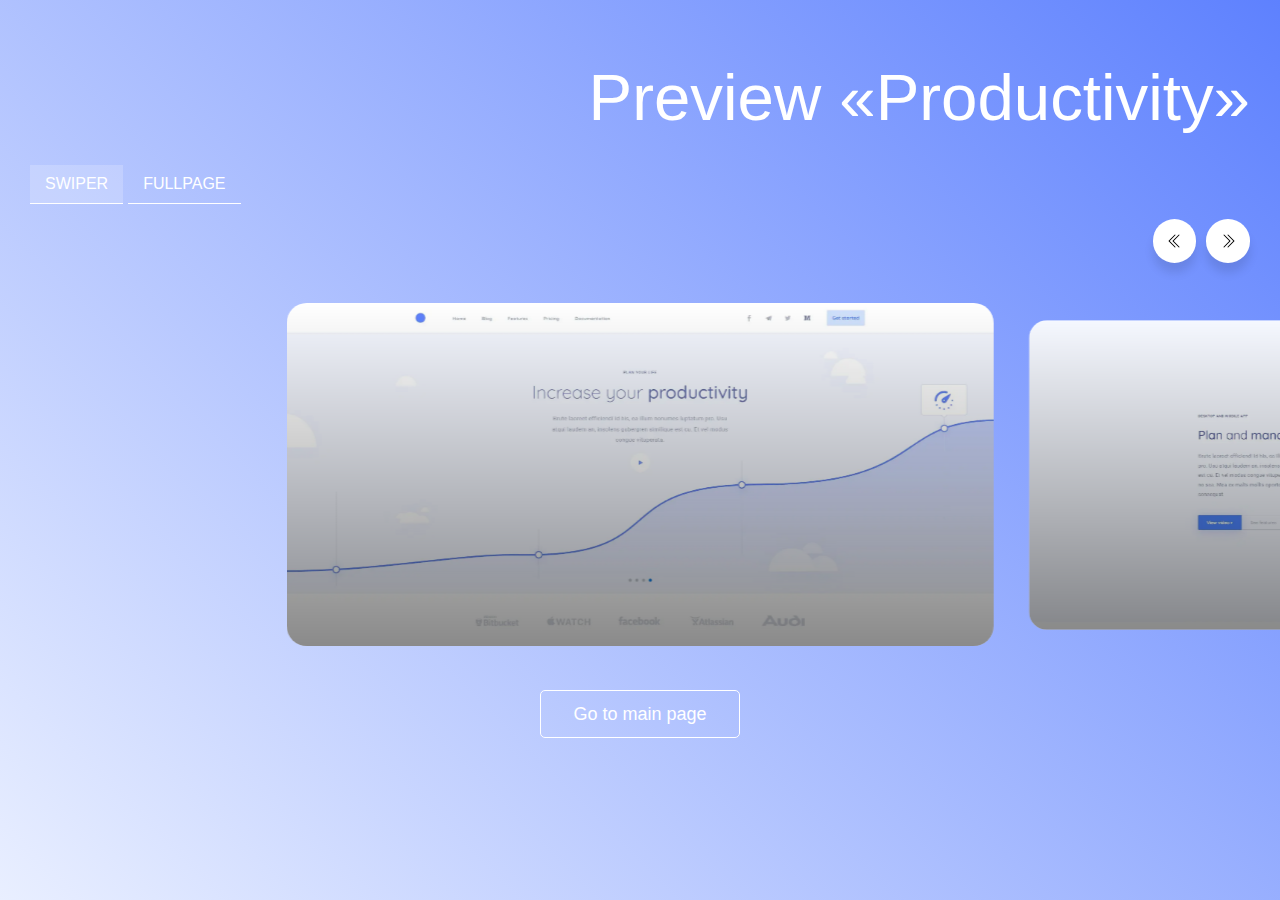
<file: index.html>
<!doctype html>
<html lang="en" class="page">

<head>
	<title>PreviewPage</title>
	<meta charset="UTF-8" />
	<meta name="format-detection" content="telephone=no" />
	<!-- <style>body{opacity: 0;}</style> -->
	<link rel="stylesheet" href="css/style.min.css?_v=20240213001618" />
	<link rel="shortcut icon" href="favicon.ico" />
	<!-- <meta name="robots" content="noindex, nofollow"> -->
	<meta name="viewport" content="width=device-width, initial-scale=1.0" />
</head>

<body class="body preview__page">
	<div class="wrapper">
		<main class="main">
			<section class="preview">
				<div class="preview__container">
					<h1 class="preview__title">
						Preview «Productivity»
					</h1>

					<div data-tabs class="preview-tabs tabs">
						<nav data-tabs-titles class="preview-tabs__navigation tabs__navigation">
							<button type="button" class="preview-tabs__title tabs__title _tab-active">
								Swiper
							</button>
							<button type="button" class="preview-tabs__title tabs__title">
								FullPage
							</button>
						</nav>

						<div data-tabs-body class="preview-tabs__content tabs__content">
							<div class="preview-tabs__body tabs__body">
								<div class="preview__inner">
									<div class="preview__buttons">
										<button class="preview__button preview__button-prev swiper-button-prev btn-reset">
											<span><svg viewBox="0 0 16 16" class="bi bi-chevron-double-left" fill="currentColor" height="16" width="16" xmlns="http://www.w3.org/2000/svg">
													<path d="M8.354 1.646a.5.5 0 0 1 0 .708L2.707 8l5.647 5.646a.5.5 0 0 1-.708.708l-6-6a.5.5 0 0 1 0-.708l6-6a.5.5 0 0 1 .708 0z" fill-rule="evenodd"></path>
													<path d="M12.354 1.646a.5.5 0 0 1 0 .708L6.707 8l5.647 5.646a.5.5 0 0 1-.708.708l-6-6a.5.5 0 0 1 0-.708l6-6a.5.5 0 0 1 .708 0z" fill-rule="evenodd"></path>
												</svg></span>
										</button>
										<button class="preview__button preview__button-next swiper-button-next btn-reset">
											<span><svg viewBox="0 0 16 16" class="bi bi-chevron-double-right" fill="currentColor" height="16" width="16" xmlns="http://www.w3.org/2000/svg">
													<path d="M3.646 1.646a.5.5 0 0 1 .708 0l6 6a.5.5 0 0 1 0 .708l-6 6a.5.5 0 0 1-.708-.708L9.293 8 3.646 2.354a.5.5 0 0 1 0-.708z" fill-rule="evenodd"></path>
													<path d="M7.646 1.646a.5.5 0 0 1 .708 0l6 6a.5.5 0 0 1 0 .708l-6 6a.5.5 0 0 1-.708-.708L13.293 8 7.646 2.354a.5.5 0 0 1 0-.708z" fill-rule="evenodd"></path>
												</svg></span>
										</button>
									</div>
									<div class="preview__slider swiper">
										<div class="preview__swiper swiper-wrapper">
											<a href="#" class="preview__slide swiper-slide" tabindex="-1">
												<div class="preview__image-ibg">
													<picture><source srcset="img/preview/1.webp" type="image/webp"><img src="img/preview/1.jpg" alt="Картинка" loading="lazy" /></picture>
												</div>
											</a>
											<a href="#" class="preview__slide swiper-slide" tabindex="-1">
												<div class="preview__image-ibg">
													<picture><source srcset="img/preview/2.webp" type="image/webp"><img src="img/preview/2.jpg" alt="Картинка" loading="lazy" /></picture>
												</div>
											</a>
											<a href="#" class="preview__slide swiper-slide" tabindex="-1">
												<div class="preview__image-ibg">
													<picture><source srcset="img/preview/3.webp" type="image/webp"><img src="img/preview/3.jpg" alt="Картинка" loading="lazy" /></picture>
												</div>
											</a>
											<a href="#" class="preview__slide swiper-slide" tabindex="-1">
												<div class="preview__image-ibg">
													<picture><source srcset="img/preview/4.webp" type="image/webp"><img src="img/preview/4.jpg" alt="Картинка" loading="lazy" /></picture>
												</div>
											</a>
											<a href="#" class="preview__slide swiper-slide" tabindex="-1">
												<div class="preview__image-ibg">
													<picture><source srcset="img/preview/5.webp" type="image/webp"><img src="img/preview/5.jpg" alt="Картинка" loading="lazy" /></picture>
												</div>
											</a>
											<a href="#" class="preview__slide swiper-slide" tabindex="-1">
												<div class="preview__image-ibg">
													<picture><source srcset="img/preview/6.webp" type="image/webp"><img src="img/preview/6.jpg" alt="Картинка" loading="lazy" /></picture>
												</div>
											</a>
										</div>
									</div>
								</div>
							</div>
							<div class="preview-tabs__body tabs__body">
								<div class="preview__image-wrapper">
									<picture><source srcset="img/preview/fullpage.webp" type="image/webp"><img src="img/preview/fullpage.png" alt="" /></picture>
								</div>
							</div>
						</div>
					</div>

					<a href="home.html" class="preview__link">
						Go to main page
					</a>
				</div>
			</section>
		</main>
	</div>
	<script src="js/app.min.js?_v=20240213001618"></script>

</body>

</html>
</file>
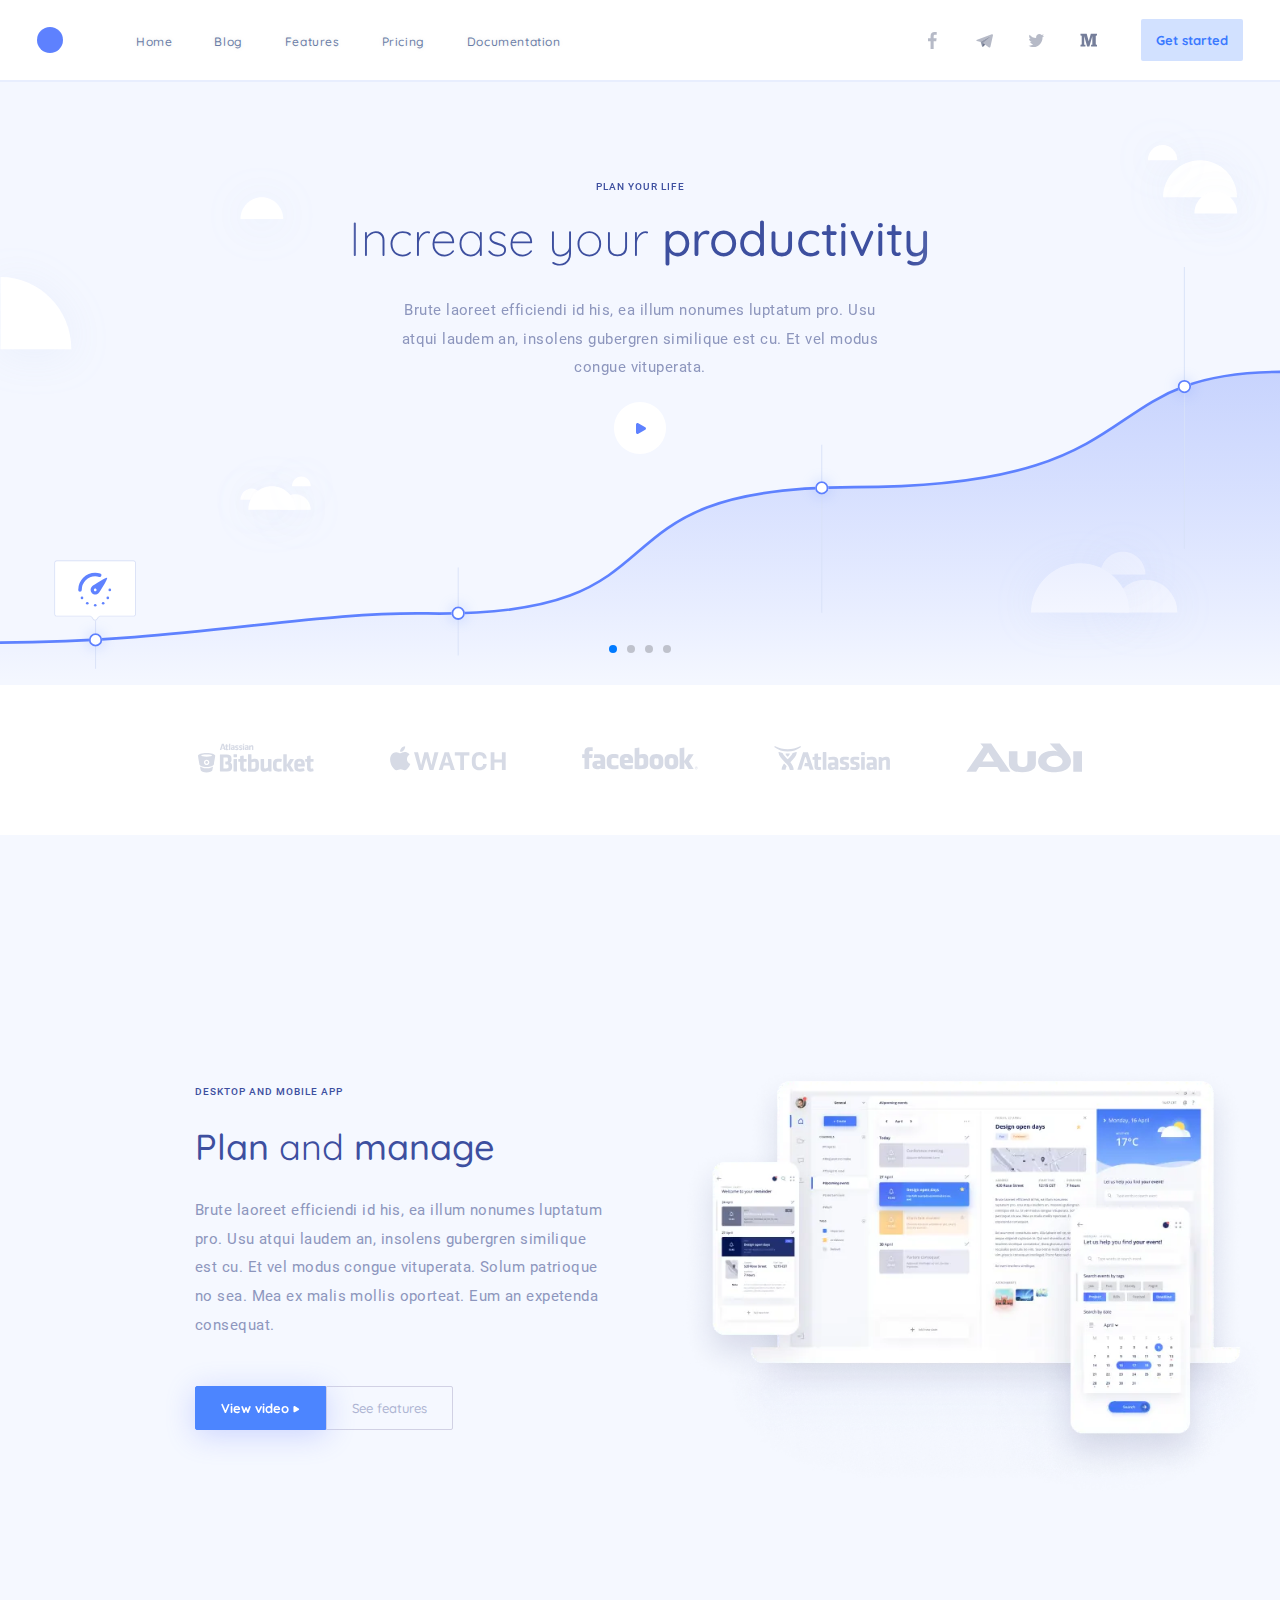
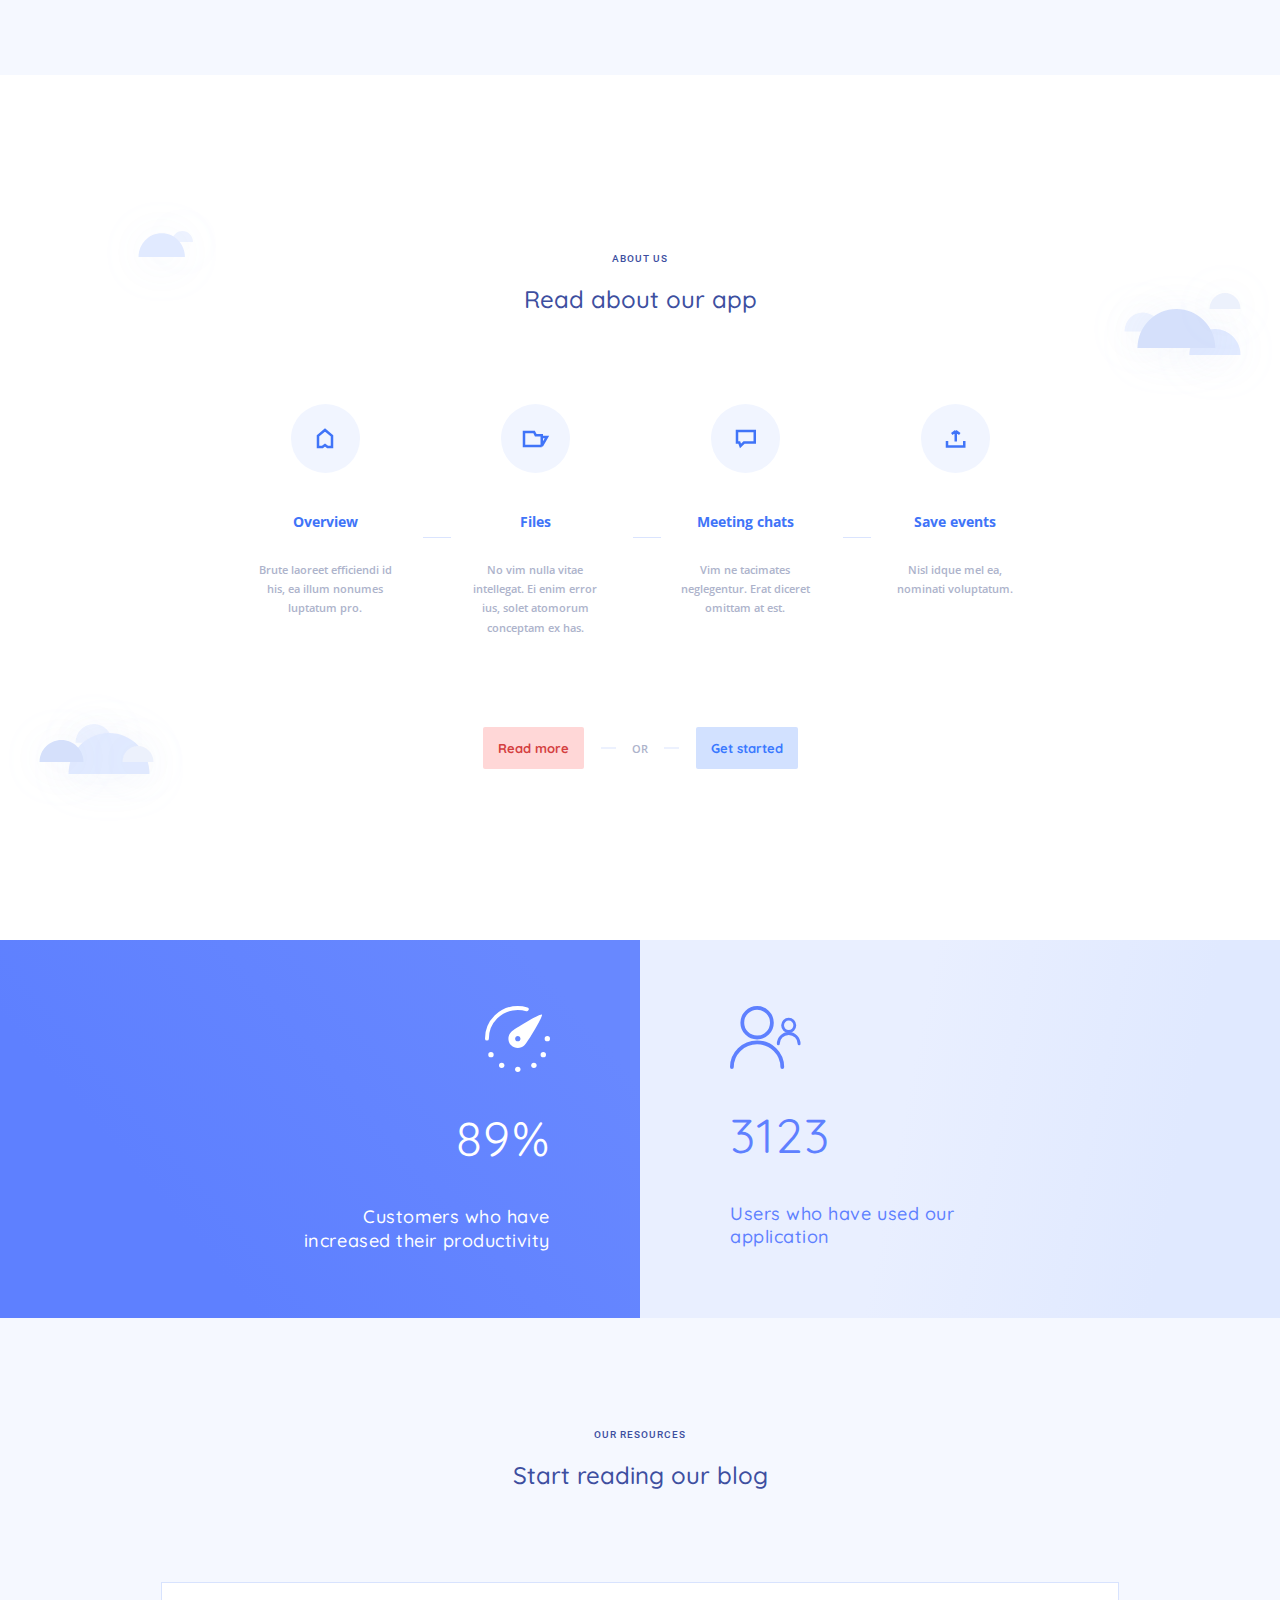
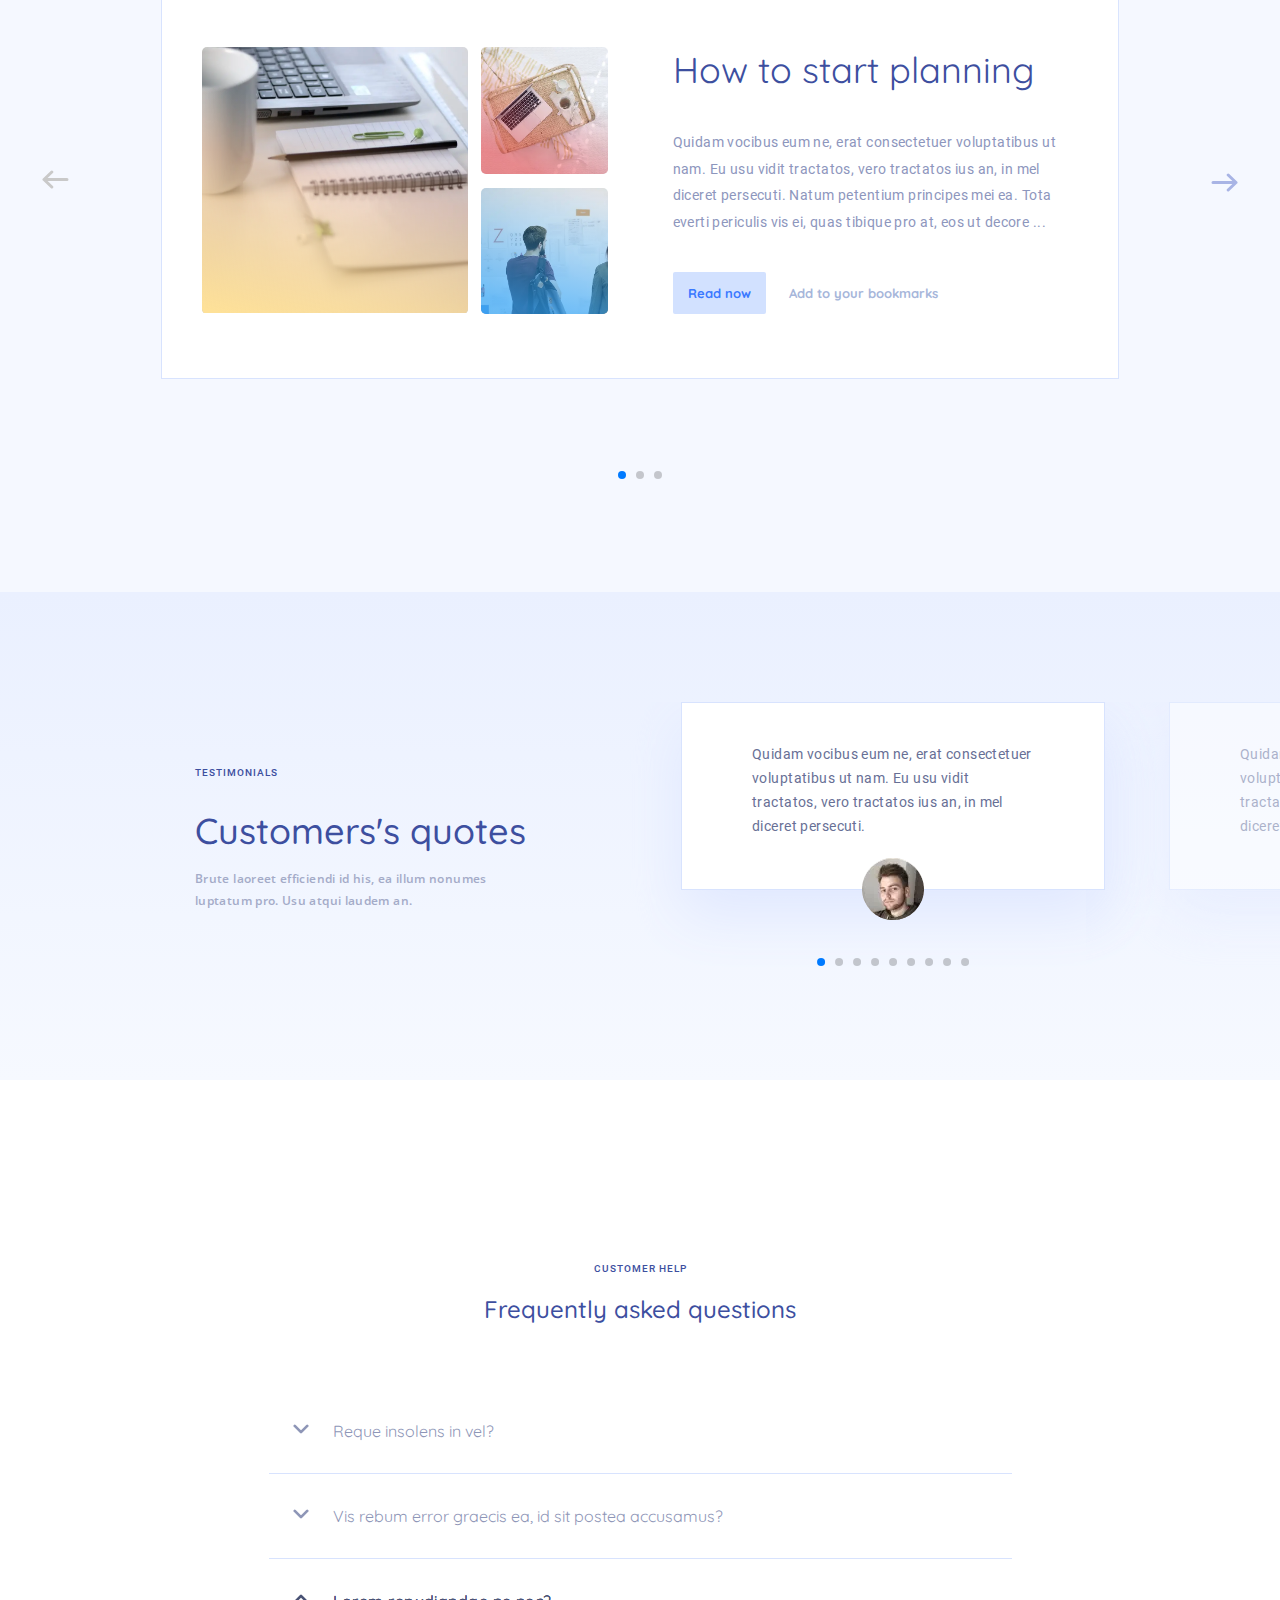
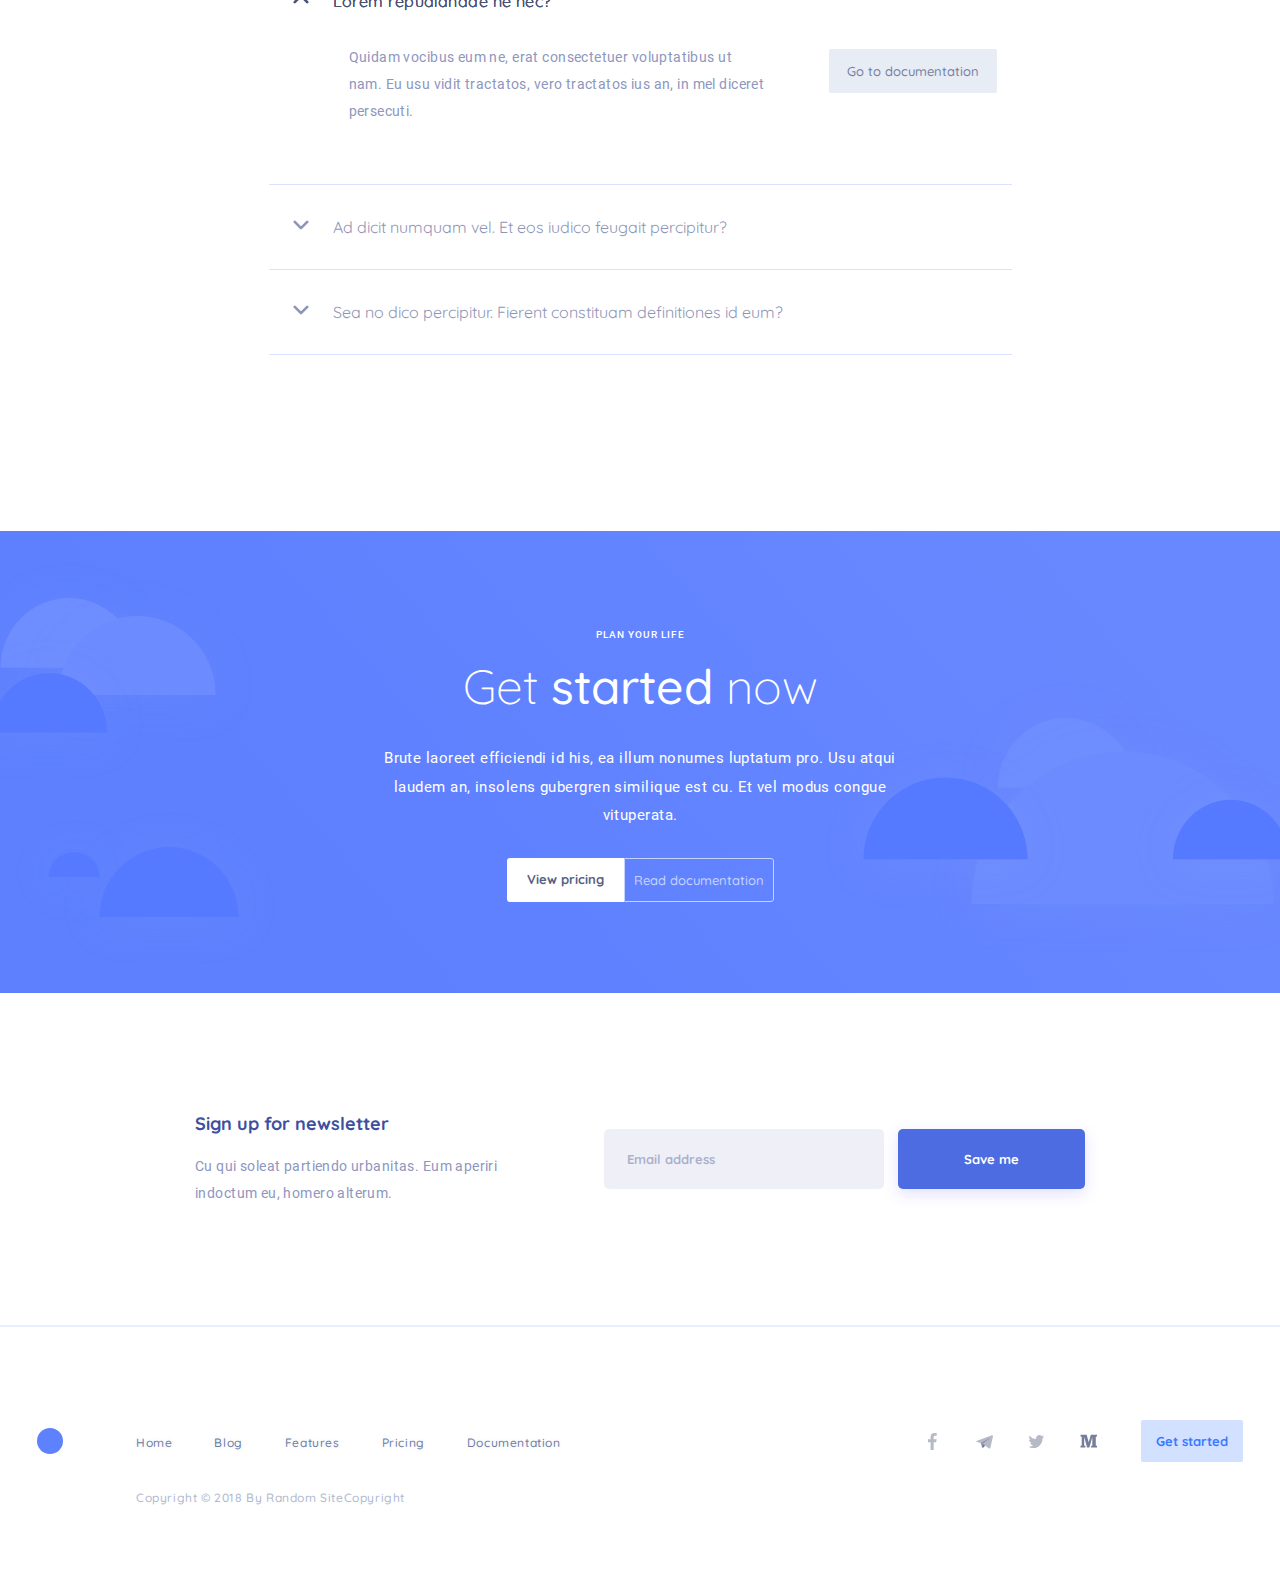
<file: home.html>
<!doctype html>
<html lang="en" class="page">

<head>
	<title>Productivity</title>
	<meta charset="UTF-8" />
	<meta name="format-detection" content="telephone=no" />
	<!-- <style>body{opacity: 0;}</style> -->
	<link rel="stylesheet" href="css/style.min.css?_v=20240213001618" />
	<link rel="shortcut icon" href="favicon.ico" />
	<!-- <meta name="robots" content="noindex, nofollow"> -->
	<meta name="viewport" content="width=device-width, initial-scale=1.0" />
</head>

<body class="body">
	<div class="wrapper">
		<header class="header">
			<div class="container header__container">
				<div class="left header__left">
					<a class="logo header__logo">
						<img src="img/main/header/logo.svg" alt="logo - round" />
					</a>

					<button class="header__burger burger btn-reset" aria-label="open / close menu">
						<span class="burger__line"></span>
					</button>

					<div class="header__menu header__menu--mobile">
						<nav class="nav header__nav">
							<ul class="nav__list list-reset">
								<li class="nav__item">
									<a href="#" class="nav__link">Home</a>
								</li>
								<li class="nav__item">
									<a href="#" class="nav__link">Blog</a>
								</li>
								<li class="nav__item">
									<a href="#" class="nav__link">Features</a>
								</li>
								<li class="nav__item">
									<a href="#" class="nav__link">Pricing</a>
								</li>
								<li class="nav__item">
									<a href="#" class="nav__link">Documentation</a>
								</li>
							</ul>
						</nav>

						<div class="right header__right header__right--mobile">
							<ul class="social header__social list-reset">
								<li class="social__item">
									<a href="#" class="social__link" title="Facebook" aria-label="go to facebook">
										<svg class="social__icon social__icon--fb">
											<use xlink:href="img/icons/icons.svg#fb"></use>
										</svg>
									</a>
								</li>
								<li class="social__item">
									<a href="#" class="social__link" title="Telegram" aria-label="go to telegram">
										<svg width="15" height="13" viewBox="0 0 15 13" class="social__icon social__icon--tg" xmlns="http://www.w3.org/2000/svg">
											<path d="M5.81972 12.0232C5.38191 12.0232 5.4563 11.8651 5.3053 11.4664L4.01782 7.41344L13.9283 1.78983" fill="#9399AB" />
											<path d="M5.81982 12.0232C6.15768 12.0232 6.30696 11.8754 6.49554 11.7L8.29744 10.0241L6.04979 8.72772" fill="#70788E" />
											<path d="M6.04945 8.72806L11.4957 12.5768C12.1172 12.9048 12.5657 12.735 12.7205 12.0249L14.9374 2.03246C15.1644 1.16206 14.5906 0.76729 13.996 1.02547L0.978404 5.82666C0.0898302 6.16756 0.0950105 6.64173 0.816436 6.85301L4.15705 7.85032L11.8909 3.18335C12.256 2.97158 12.5911 3.08543 12.3161 3.31891" fill="#B6BAC7" />
										</svg>
									</a>
								</li>
								<li class="social__item">
									<a href="#" class="social__link" title="Twitter" aria-label="go to twitter">
										<svg class="social__icon social__icon--tw">
											<use xlink:href="img/icons/icons.svg#tw"></use>
										</svg>
									</a>
								</li>
								<li class="social__item">
									<a href="#" class="social__link" title="Medium" aria-label="go to medium">
										<svg class="social__icon social__icon--m">
											<use xlink:href="img/icons/icons.svg#m"></use>
										</svg>
									</a>
								</li>
							</ul>

							<a href="#" class="btn btn--blue header__link">Get started</a>
						</div>
					</div>
				</div>
				<div class="right header__right">
					<ul class="social header__social list-reset">
						<li class="social__item">
							<a href="#" class="social__link" title="Facebook" aria-label="go to facebook">
								<svg class="social__icon social__icon--fb">
									<use xlink:href="img/icons/icons.svg#fb"></use>
								</svg>
							</a>
						</li>
						<li class="social__item">
							<a href="#" class="social__link" title="Telegram" aria-label="go to telegram">
								<svg width="15" height="13" viewBox="0 0 15 13" class="social__icon social__icon--tg" xmlns="http://www.w3.org/2000/svg">
									<path d="M5.81972 12.0232C5.38191 12.0232 5.4563 11.8651 5.3053 11.4664L4.01782 7.41344L13.9283 1.78983" fill="#9399AB" />
									<path d="M5.81982 12.0232C6.15768 12.0232 6.30696 11.8754 6.49554 11.7L8.29744 10.0241L6.04979 8.72772" fill="#70788E" />
									<path d="M6.04945 8.72806L11.4957 12.5768C12.1172 12.9048 12.5657 12.735 12.7205 12.0249L14.9374 2.03246C15.1644 1.16206 14.5906 0.76729 13.996 1.02547L0.978404 5.82666C0.0898302 6.16756 0.0950105 6.64173 0.816436 6.85301L4.15705 7.85032L11.8909 3.18335C12.256 2.97158 12.5911 3.08543 12.3161 3.31891" fill="#B6BAC7" />
								</svg>
							</a>
						</li>
						<li class="social__item">
							<a href="#" class="social__link" title="Twitter" aria-label="go to twitter">
								<svg class="social__icon social__icon--tw">
									<use xlink:href="img/icons/icons.svg#tw"></use>
								</svg>
							</a>
						</li>
						<li class="social__item">
							<a href="#" class="social__link" title="Medium" aria-label="go to medium">
								<svg class="social__icon social__icon--m">
									<use xlink:href="img/icons/icons.svg#m"></use>
								</svg>
							</a>
						</li>
					</ul>

					<a href="#" class="btn btn--blue header__link">Get started</a>
				</div>
			</div>
		</header>

		<main class="main">
			<h1 class="visually-hidden">Productivity</h1>
			<section class="hero">
				<div class="hero__content">
					<div class="hero__slider swiper">
						<div class="hero__wrapper swiper-wrapper">
							<div class="hero__slide swiper-slide">
								<div class="hero__slide-content slide-content">
									<span class="slide-content__span section-span">plan your life</span>
									<h2 class="slide-content__title title title--lg">
										Increase your
										<span class="slide-content__bold title-bold">productivity</span>
									</h2>
									<p class="slide-content__subtitle subtitle subtitle--lg">
										Brute laoreet efficiendi id his, ea illum nonumes
										luptatum pro. Usu atqui laudem an, insolens
										gubergren similique est cu. Et vel modus congue
										vituperata.
									</p>
									<button class="slide-content__play btn-reset" aria-label="play video">
										<svg xmlns="http://www.w3.org/2000/svg" width="52" height="52" viewBox="0 0 52 52">
											<path d="M26 52C40.3594 52 52 40.3594 52 26C52 11.6406 40.3594 0 26 0C11.6406 0 0 11.6406 0 26C0 40.3594 11.6406 52 26 52Z" fill="white" />
											<path d="M31.2308 25.1767C32.2564 25.7649 32.2564 27.2351 31.2308 27.8233L24.3077 31.793C23.2821 32.3811 22 31.646 22 30.4698V22.5302C22 21.354 23.2821 20.6189 24.3077 21.207L31.2308 25.1767Z" fill="#5E81FF" />
										</svg>
									</button>
								</div>
							</div>

							<div class="hero__slide swiper-slide">
								<div class="hero__slide-content slide-content">
									<span class="slide-content__span section-span">plan your life</span>
									<h2 class="slide-content__title title title--lg">
										Increase your
										<span class="slide-content__bold title-bold">productivity</span>
									</h2>
									<p class="slide-content__subtitle subtitle subtitle--lg">
										Brute laoreet efficiendi id his, ea illum nonumes
										luptatum pro. Usu atqui laudem an, insolens
										gubergren similique est cu. Et vel modus congue
										vituperata.
									</p>
									<button class="slide-content__play btn-reset" aria-label="play video">
										<svg xmlns="http://www.w3.org/2000/svg" width="52" height="52" viewBox="0 0 52 52">
											<path d="M26 52C40.3594 52 52 40.3594 52 26C52 11.6406 40.3594 0 26 0C11.6406 0 0 11.6406 0 26C0 40.3594 11.6406 52 26 52Z" fill="white" />
											<path d="M31.2308 25.1767C32.2564 25.7649 32.2564 27.2351 31.2308 27.8233L24.3077 31.793C23.2821 32.3811 22 31.646 22 30.4698V22.5302C22 21.354 23.2821 20.6189 24.3077 21.207L31.2308 25.1767Z" fill="#5E81FF" />
										</svg>
									</button>
								</div>
							</div>

							<div class="hero__slide swiper-slide">
								<div class="hero__slide-content slide-content">
									<span class="slide-content__span section-span">plan your life</span>
									<h2 class="slide-content__title title title--lg">
										Increase your
										<span class="slide-content__bold title-bold">productivity</span>
									</h2>
									<p class="slide-content__subtitle subtitle subtitle--lg">
										Brute laoreet efficiendi id his, ea illum nonumes
										luptatum pro. Usu atqui laudem an, insolens
										gubergren similique est cu. Et vel modus congue
										vituperata.
									</p>
									<button class="slide-content__play btn-reset" aria-label="play video">
										<svg xmlns="http://www.w3.org/2000/svg" width="52" height="52" viewBox="0 0 52 52">
											<path d="M26 52C40.3594 52 52 40.3594 52 26C52 11.6406 40.3594 0 26 0C11.6406 0 0 11.6406 0 26C0 40.3594 11.6406 52 26 52Z" fill="white" />
											<path d="M31.2308 25.1767C32.2564 25.7649 32.2564 27.2351 31.2308 27.8233L24.3077 31.793C23.2821 32.3811 22 31.646 22 30.4698V22.5302C22 21.354 23.2821 20.6189 24.3077 21.207L31.2308 25.1767Z" fill="#5E81FF" />
										</svg>
									</button>
								</div>
							</div>

							<div class="hero__slide swiper-slide">
								<div class="hero__slide-content slide-content">
									<span class="slide-content__span section-span">plan your life</span>
									<h2 class="slide-content__title title title--lg">
										Increase your
										<span class="slide-content__bold title-bold">productivity</span>
									</h2>
									<p class="slide-content__subtitle subtitle subtitle--lg">
										Brute laoreet efficiendi id his, ea illum nonumes
										luptatum pro. Usu atqui laudem an, insolens
										gubergren similique est cu. Et vel modus congue
										vituperata.
									</p>
									<button class="slide-content__play btn-reset" aria-label="play video">
										<svg xmlns="http://www.w3.org/2000/svg" width="52" height="52" viewBox="0 0 52 52">
											<path d="M26 52C40.3594 52 52 40.3594 52 26C52 11.6406 40.3594 0 26 0C11.6406 0 0 11.6406 0 26C0 40.3594 11.6406 52 26 52Z" fill="white" />
											<path d="M31.2308 25.1767C32.2564 25.7649 32.2564 27.2351 31.2308 27.8233L24.3077 31.793C23.2821 32.3811 22 31.646 22 30.4698V22.5302C22 21.354 23.2821 20.6189 24.3077 21.207L31.2308 25.1767Z" fill="#5E81FF" />
										</svg>
									</button>
								</div>
							</div>
						</div>
					</div>
					<div class="hero__slider-pagination swiper-pagination"></div>
				</div>

				<div class="hero__bg">
					<svg xmlns="http://www.w3.org/2000/svg" viewBox="0 0 1440 465" fill="none">
						<path d="M0 422.51C202.703 422.51 347.472 387.633 480.333 389.758C789.74 394.705 643.639 247.682 960.667 247.682C1305.86 247.682 1223.24 118 1441 118" stroke="#5F82FF" stroke-width="3" />
						<path d="M480.333 389.758C347.472 387.633 202.703 422.51 0 422.51V465H1441V118C1223.24 118 1305.86 247.682 960.667 247.682C643.639 247.682 789.74 394.705 480.333 389.758Z" fill="url(#paint0_linear_143765_2)" fill-opacity="0.4" />

						<line x1="107.5" y1="262" x2="107.5" y2="452" stroke="#D8E0F7" class="hero__line hero__line--1" />
						<g filter="url(#filter2_d_143765_2)" class="hero__thumb hero__thumb--1 active">
							<circle cx="107.5" cy="419.5" r="7.5" fill="white" />
							<circle cx="107.5" cy="419.5" r="6.5" stroke="#5E80FE" stroke-width="2" />
						</g>

						<line x1="515.5" y1="338" x2="515.5" y2="437" stroke="#D8E0F7" />
						<g filter="url(#filter3_d_143765_2)" class="hero__thumb hero__thumb--2">
							<circle cx="515.5" cy="389.5" r="7.5" fill="white" />
							<circle cx="515.5" cy="389.5" r="6.5" stroke="#5E80FE" stroke-width="2" />
						</g>

						<line x1="924.5" y1="200" x2="924.5" y2="389" stroke="#D8E0F7" />
						<g filter="url(#filter0_d_143765_2)" class="hero__thumb hero__thumb--3">
							<circle cx="924.5" cy="248.5" r="7.5" fill="white" />
							<circle cx="924.5" cy="248.5" r="6.5" stroke="#5E80FE" stroke-width="2" />
						</g>

						<line x1="1332.5" x2="1332.5" y1="0" y2="317" stroke="#D8E0F7" class="hero__line hero__line--4" />
						<g filter="url(#filter1_d_143765_2)" class="hero__thumb hero__thumb--4">
							<circle cx="1332.5" cy="134.5" r="7.5" fill="white" />
							<circle cx="1332.5" cy="134.5" r="6.5" stroke="#5E80FE" stroke-width="2" />
						</g>

						<g xmlns="http://www.w3.org/2000/svg" filter="url(#filter6_d_143765_2)" class="hero__thumb-stat hero__thumb-stat--1">
							<mask id="path-16-inside-1_143765_2" fill="white">
								<path fill-rule="evenodd" clip-rule="evenodd" d="M153 333C153 331.343 151.657 330 150 330H64C62.3431 330 61 331.343 61 333V390.26C61 391.917 62.3431 393.26 64 393.26H100.669C101.665 393.26 102.596 393.754 103.154 394.579L104.515 396.591C105.705 398.35 108.295 398.35 109.485 396.591L110.846 394.579C111.403 393.754 112.335 393.26 113.331 393.26H150C151.657 393.26 153 391.917 153 390.26V333Z" />
							</mask>
							<path fill-rule="evenodd" clip-rule="evenodd" d="M153 333C153 331.343 151.657 330 150 330H64C62.3431 330 61 331.343 61 333V390.26C61 391.917 62.3431 393.26 64 393.26H100.669C101.665 393.26 102.596 393.754 103.154 394.579L104.515 396.591C105.705 398.35 108.295 398.35 109.485 396.591L110.846 394.579C111.403 393.754 112.335 393.26 113.331 393.26H150C151.657 393.26 153 391.917 153 390.26V333Z" fill="white" />
							<path d="M110.846 394.579L110.017 394.019L110.846 394.579ZM104.515 396.591L105.343 396.031L104.515 396.591ZM103.154 394.579L102.326 395.14L103.154 394.579ZM64 331H150V329H64V331ZM62 390.26V333H60V390.26H62ZM100.669 392.26H64V394.26H100.669V392.26ZM105.343 396.031L103.983 394.019L102.326 395.14L103.687 397.151L105.343 396.031ZM110.017 394.019L108.657 396.031L110.313 397.151L111.674 395.14L110.017 394.019ZM150 392.26H113.331V394.26H150V392.26ZM152 333V390.26H154V333H152ZM150 394.26C152.209 394.26 154 392.469 154 390.26H152C152 391.365 151.105 392.26 150 392.26V394.26ZM111.674 395.14C112.046 394.59 112.667 394.26 113.331 394.26V392.26C112.003 392.26 110.761 392.919 110.017 394.019L111.674 395.14ZM103.687 397.151C105.273 399.497 108.727 399.497 110.313 397.151L108.657 396.031C107.864 397.204 106.136 397.204 105.343 396.031L103.687 397.151ZM100.669 394.26C101.333 394.26 101.954 394.59 102.326 395.14L103.983 394.019C103.239 392.919 101.997 392.26 100.669 392.26V394.26ZM60 390.26C60 392.469 61.7909 394.26 64 394.26V392.26C62.8954 392.26 62 391.365 62 390.26H60ZM150 331C151.105 331 152 331.895 152 333H154C154 330.791 152.209 329 150 329V331ZM64 329C61.7909 329 60 330.791 60 333H62C62 331.895 62.8954 331 64 331V329Z" fill="#D8E0F7" mask="url(#path-16-inside-1_143765_2)" />
							<path d="M90 363.25C90 353.723 97.6683 346 107.128 346C108.871 346 110.554 346.262 112.139 346.75" stroke="#5F82FF" stroke-width="4" stroke-linecap="round" stroke-linejoin="round" />
							<path fill-rule="evenodd" clip-rule="evenodd" d="M103.442 366.962C105.477 369.013 108.778 369.013 110.814 366.962C112.849 364.912 121.276 350.5 120.532 349.75C119.787 349 105.477 357.487 103.442 359.538C101.406 361.588 101.406 364.912 103.442 366.962ZM107.127 364.75C107.95 364.75 108.617 364.078 108.617 363.25C108.617 362.422 107.95 361.75 107.127 361.75C106.305 361.75 105.638 362.422 105.638 363.25C105.638 364.078 106.305 364.75 107.127 364.75Z" fill="#5F82FF" />
							<ellipse cx="92.234" cy="372.25" rx="1.48936" ry="1.5" fill="#5F82FF" />
							<ellipse cx="98.1915" cy="378.25" rx="1.48936" ry="1.5" fill="#5F82FF" />
							<ellipse cx="107.128" cy="380.5" rx="1.48936" ry="1.5" fill="#5F82FF" />
							<ellipse cx="116.064" cy="378.25" rx="1.48936" ry="1.5" fill="#5F82FF" />
							<ellipse cx="121.277" cy="372.25" rx="1.48936" ry="1.5" fill="#5F82FF" />
							<ellipse cx="123.511" cy="363.25" rx="1.48936" ry="1.5" fill="#5F82FF" />
						</g>

						<g filter="url(#filter4_d_143765_2)" class="hero__thumb-stat hero__thumb-stat--2" style="opacity: 0">
							<mask id="path-15-inside-1_143765_2" fill="white">
								<path fill-rule="evenodd" clip-rule="evenodd" d="M562 303C562 301.343 560.657 300 559 300H473C471.343 300 470 301.343 470 303V360.26C470 361.917 471.343 363.26 473 363.26H509.669C510.665 363.26 511.596 363.754 512.154 364.579L513.515 366.591C514.705 368.35 517.295 368.35 518.485 366.591L519.846 364.579C520.403 363.754 521.335 363.26 522.331 363.26H559C560.657 363.26 562 361.917 562 360.26V303Z" />
							</mask>
							<path fill-rule="evenodd" clip-rule="evenodd" d="M562 303C562 301.343 560.657 300 559 300H473C471.343 300 470 301.343 470 303V360.26C470 361.917 471.343 363.26 473 363.26H509.669C510.665 363.26 511.596 363.754 512.154 364.579L513.515 366.591C514.705 368.35 517.295 368.35 518.485 366.591L519.846 364.579C520.403 363.754 521.335 363.26 522.331 363.26H559C560.657 363.26 562 361.917 562 360.26V303Z" fill="white" />
							<path d="M519.846 364.579L519.017 364.019L519.846 364.579ZM513.515 366.591L514.343 366.031L513.515 366.591ZM512.154 364.579L511.326 365.14L512.154 364.579ZM473 301H559V299H473V301ZM471 360.26V303H469V360.26H471ZM509.669 362.26H473V364.26H509.669V362.26ZM514.343 366.031L512.983 364.019L511.326 365.14L512.687 367.151L514.343 366.031ZM519.017 364.019L517.657 366.031L519.313 367.151L520.674 365.14L519.017 364.019ZM559 362.26H522.331V364.26H559V362.26ZM561 303V360.26H563V303H561ZM559 364.26C561.209 364.26 563 362.469 563 360.26H561C561 361.365 560.105 362.26 559 362.26V364.26ZM520.674 365.14C521.046 364.59 521.667 364.26 522.331 364.26V362.26C521.003 362.26 519.761 362.919 519.017 364.019L520.674 365.14ZM512.687 367.151C514.273 369.497 517.727 369.497 519.313 367.151L517.657 366.031C516.864 367.204 515.136 367.204 514.343 366.031L512.687 367.151ZM509.669 364.26C510.333 364.26 510.954 364.59 511.326 365.14L512.983 364.019C512.239 362.919 510.997 362.26 509.669 362.26V364.26ZM469 360.26C469 362.469 470.791 364.26 473 364.26V362.26C471.895 362.26 471 361.365 471 360.26H469ZM559 301C560.105 301 561 301.895 561 303H563C563 300.791 561.209 299 559 299V301ZM473 299C470.791 299 469 300.791 469 303H471C471 301.895 471.895 301 473 301V299Z" fill="#D8E0F7" mask="url(#path-15-inside-1_143765_2)" />
							<path d="M499 333.25C499 323.723 506.668 316 516.128 316C517.871 316 519.554 316.262 521.139 316.75" stroke="#5F82FF" stroke-width="4" stroke-linecap="round" stroke-linejoin="round" />
							<path fill-rule="evenodd" clip-rule="evenodd" d="M512.442 336.962C514.477 339.013 517.778 339.013 519.814 336.962C521.849 334.912 530.276 320.5 529.532 319.75C528.787 319 514.477 327.487 512.442 329.538C510.406 331.588 510.406 334.912 512.442 336.962ZM516.127 334.75C516.95 334.75 517.617 334.078 517.617 333.25C517.617 332.422 516.95 331.75 516.127 331.75C515.305 331.75 514.638 332.422 514.638 333.25C514.638 334.078 515.305 334.75 516.127 334.75Z" fill="#5F82FF" />
							<ellipse cx="501.234" cy="342.25" rx="1.48936" ry="1.5" fill="#5F82FF" />
							<ellipse cx="507.191" cy="348.25" rx="1.48936" ry="1.5" fill="#5F82FF" />
							<ellipse cx="516.128" cy="350.5" rx="1.48936" ry="1.5" fill="#5F82FF" />
							<ellipse cx="525.064" cy="348.25" rx="1.48936" ry="1.5" fill="#5F82FF" />
							<ellipse cx="530.277" cy="342.25" rx="1.48936" ry="1.5" fill="#5F82FF" />
							<ellipse cx="532.511" cy="333.25" rx="1.48936" ry="1.5" fill="#5F82FF" />
						</g>

						<g xmlns="http://www.w3.org/2000/svg" filter="url(#filter5_d_143765_2)" class="hero__thumb-stat hero__thumb-stat--3" style="opacity: 0">
							<mask id="path-13-inside-1_143765_2" fill="white">
								<path fill-rule="evenodd" clip-rule="evenodd" d="M970 162C970 160.343 968.657 159 967 159H881C879.343 159 878 160.343 878 162V219.26C878 220.917 879.343 222.26 881 222.26H917.669C918.665 222.26 919.596 222.754 920.154 223.579L921.515 225.591C922.705 227.35 925.295 227.35 926.485 225.591L927.846 223.579C928.403 222.754 929.335 222.26 930.331 222.26H967C968.657 222.26 970 220.917 970 219.26V162Z" />
							</mask>
							<path fill-rule="evenodd" clip-rule="evenodd" d="M970 162C970 160.343 968.657 159 967 159H881C879.343 159 878 160.343 878 162V219.26C878 220.917 879.343 222.26 881 222.26H917.669C918.665 222.26 919.596 222.754 920.154 223.579L921.515 225.591C922.705 227.35 925.295 227.35 926.485 225.591L927.846 223.579C928.403 222.754 929.335 222.26 930.331 222.26H967C968.657 222.26 970 220.917 970 219.26V162Z" fill="white" />
							<path d="M927.846 223.579L927.017 223.019L927.846 223.579ZM921.515 225.591L922.343 225.031L921.515 225.591ZM920.154 223.579L919.326 224.14L920.154 223.579ZM881 160H967V158H881V160ZM879 219.26V162H877V219.26H879ZM917.669 221.26H881V223.26H917.669V221.26ZM922.343 225.031L920.983 223.019L919.326 224.14L920.687 226.151L922.343 225.031ZM927.017 223.019L925.657 225.031L927.313 226.151L928.674 224.14L927.017 223.019ZM967 221.26H930.331V223.26H967V221.26ZM969 162V219.26H971V162H969ZM967 223.26C969.209 223.26 971 221.469 971 219.26H969C969 220.365 968.105 221.26 967 221.26V223.26ZM928.674 224.14C929.046 223.59 929.667 223.26 930.331 223.26V221.26C929.003 221.26 927.761 221.919 927.017 223.019L928.674 224.14ZM920.687 226.151C922.273 228.497 925.727 228.497 927.313 226.151L925.657 225.031C924.864 226.204 923.136 226.204 922.343 225.031L920.687 226.151ZM917.669 223.26C918.333 223.26 918.954 223.59 919.326 224.14L920.983 223.019C920.239 221.919 918.997 221.26 917.669 221.26V223.26ZM877 219.26C877 221.469 878.791 223.26 881 223.26V221.26C879.895 221.26 879 220.365 879 219.26H877ZM967 160C968.105 160 969 160.895 969 162H971C971 159.791 969.209 158 967 158V160ZM881 158C878.791 158 877 159.791 877 162H879C879 160.895 879.895 160 881 160V158Z" fill="#D8E0F7" mask="url(#path-13-inside-1_143765_2)" />
							<path d="M907 192.25C907 182.723 914.668 175 924.128 175C925.871 175 927.554 175.262 929.139 175.75" stroke="#5F82FF" stroke-width="4" stroke-linecap="round" stroke-linejoin="round" />
							<path fill-rule="evenodd" clip-rule="evenodd" d="M920.442 195.962C922.477 198.013 925.778 198.013 927.814 195.962C929.849 193.912 938.276 179.5 937.532 178.75C936.787 178 922.477 186.487 920.442 188.538C918.406 190.588 918.406 193.912 920.442 195.962ZM924.127 193.75C924.95 193.75 925.617 193.078 925.617 192.25C925.617 191.422 924.95 190.75 924.127 190.75C923.305 190.75 922.638 191.422 922.638 192.25C922.638 193.078 923.305 193.75 924.127 193.75Z" fill="#5F82FF" />
							<ellipse cx="909.234" cy="201.25" rx="1.48936" ry="1.5" fill="#5F82FF" />
							<ellipse cx="915.192" cy="207.25" rx="1.48936" ry="1.5" fill="#5F82FF" />
							<ellipse cx="924.128" cy="209.5" rx="1.48936" ry="1.5" fill="#5F82FF" />
							<ellipse cx="933.064" cy="207.25" rx="1.48936" ry="1.5" fill="#5F82FF" />
							<ellipse cx="938.277" cy="201.25" rx="1.48936" ry="1.5" fill="#5F82FF" />
							<ellipse cx="940.511" cy="192.25" rx="1.48936" ry="1.5" fill="#5F82FF" />
						</g>

						<g xmlns="http://www.w3.org/2000/svg" filter="url(#filter5_d_143765_2)" class="hero__thumb-stat hero__thumb-stat--4" style="opacity: 0">
							<mask id="path-14-inside-1_143765_2" fill="white">
								<path fill-rule="evenodd" clip-rule="evenodd" d="M1378 48C1378 46.3431 1376.66 45 1375 45H1289C1287.34 45 1286 46.3431 1286 48V105.26C1286 106.917 1287.34 108.26 1289 108.26H1325.67C1326.67 108.26 1327.6 108.754 1328.15 109.579L1329.51 111.591C1330.7 113.35 1333.3 113.35 1334.49 111.591L1335.85 109.579C1336.4 108.754 1337.33 108.26 1338.33 108.26H1375C1376.66 108.26 1378 106.917 1378 105.26V48Z" />
							</mask>
							<path fill-rule="evenodd" clip-rule="evenodd" d="M1378 48C1378 46.3431 1376.66 45 1375 45H1289C1287.34 45 1286 46.3431 1286 48V105.26C1286 106.917 1287.34 108.26 1289 108.26H1325.67C1326.67 108.26 1327.6 108.754 1328.15 109.579L1329.51 111.591C1330.7 113.35 1333.3 113.35 1334.49 111.591L1335.85 109.579C1336.4 108.754 1337.33 108.26 1338.33 108.26H1375C1376.66 108.26 1378 106.917 1378 105.26V48Z" fill="white" />
							<path d="M1335.85 109.579L1335.02 109.019L1335.85 109.579ZM1329.51 111.591L1330.34 111.031L1329.51 111.591ZM1328.15 109.579L1327.33 110.14L1328.15 109.579ZM1289 46H1375V44H1289V46ZM1287 105.26V48H1285V105.26H1287ZM1325.67 107.26H1289V109.26H1325.67V107.26ZM1330.34 111.031L1328.98 109.019L1327.33 110.14L1328.69 112.151L1330.34 111.031ZM1335.02 109.019L1333.66 111.031L1335.31 112.151L1336.67 110.14L1335.02 109.019ZM1375 107.26H1338.33V109.26H1375V107.26ZM1377 48V105.26H1379V48H1377ZM1375 109.26C1377.21 109.26 1379 107.469 1379 105.26H1377C1377 106.365 1376.1 107.26 1375 107.26V109.26ZM1336.67 110.14C1337.05 109.59 1337.67 109.26 1338.33 109.26V107.26C1337 107.26 1335.76 107.919 1335.02 109.019L1336.67 110.14ZM1328.69 112.151C1330.27 114.497 1333.73 114.497 1335.31 112.151L1333.66 111.031C1332.86 112.204 1331.14 112.204 1330.34 111.031L1328.69 112.151ZM1325.67 109.26C1326.33 109.26 1326.95 109.59 1327.33 110.14L1328.98 109.019C1328.24 107.919 1327 107.26 1325.67 107.26V109.26ZM1285 105.26C1285 107.469 1286.79 109.26 1289 109.26V107.26C1287.9 107.26 1287 106.365 1287 105.26H1285ZM1375 46C1376.1 46 1377 46.8954 1377 48H1379C1379 45.7909 1377.21 44 1375 44V46ZM1289 44C1286.79 44 1285 45.7909 1285 48H1287C1287 46.8954 1287.9 46 1289 46V44Z" fill="#D8E0F7" mask="url(#path-14-inside-1_143765_2)" />
							<path d="M1315 78.25C1315 68.7231 1322.67 61 1332.13 61C1333.87 61 1335.55 61.2624 1337.14 61.75" stroke="#5F82FF" stroke-width="4" stroke-linecap="round" stroke-linejoin="round" />
							<path fill-rule="evenodd" clip-rule="evenodd" d="M1328.44 81.9623C1330.48 84.0126 1333.78 84.0126 1335.81 81.9623C1337.85 79.912 1346.28 65.5 1345.53 64.75C1344.79 64 1330.48 72.4874 1328.44 74.5377C1326.41 76.5879 1326.41 79.912 1328.44 81.9623ZM1332.13 79.75C1332.95 79.75 1333.62 79.0785 1333.62 78.25C1333.62 77.4216 1332.95 76.75 1332.13 76.75C1331.3 76.75 1330.64 77.4216 1330.64 78.25C1330.64 79.0785 1331.3 79.75 1332.13 79.75Z" fill="#5F82FF" />
							<ellipse cx="1317.23" cy="87.25" rx="1.48936" ry="1.5" fill="#5F82FF" />
							<ellipse cx="1323.19" cy="93.25" rx="1.48936" ry="1.5" fill="#5F82FF" />
							<ellipse cx="1332.13" cy="95.5" rx="1.48936" ry="1.5" fill="#5F82FF" />
							<ellipse cx="1341.06" cy="93.25" rx="1.48936" ry="1.5" fill="#5F82FF" />
							<ellipse cx="1346.28" cy="87.25" rx="1.48936" ry="1.5" fill="#5F82FF" />
							<ellipse cx="1348.51" cy="78.25" rx="1.48936" ry="1.5" fill="#5F82FF" />
						</g>

						<defs>
							<filter id="filter0_d_143765_2" x="902" y="226" width="45" height="45" filterUnits="userSpaceOnUse" color-interpolation-filters="sRGB">
								<feFlood flood-opacity="0" result="BackgroundImageFix" />
								<feColorMatrix in="SourceAlpha" type="matrix" values="0 0 0 0 0 0 0 0 0 0 0 0 0 0 0 0 0 0 127 0" result="hardAlpha" />
								<feOffset />
								<feGaussianBlur stdDeviation="7.5" />
								<feColorMatrix type="matrix" values="0 0 0 0 0.323144 0 0 0 0 0.512664 0 0 0 0 1 0 0 0 0.25 0" />
								<feBlend mode="normal" in2="BackgroundImageFix" result="effect1_dropShadow_143765_2" />
								<feBlend mode="normal" in="SourceGraphic" in2="effect1_dropShadow_143765_2" result="shape" />
							</filter>
							<filter id="filter1_d_143765_2" x="1310" y="112" width="45" height="45" filterUnits="userSpaceOnUse" color-interpolation-filters="sRGB">
								<feFlood flood-opacity="0" result="BackgroundImageFix" />
								<feColorMatrix in="SourceAlpha" type="matrix" values="0 0 0 0 0 0 0 0 0 0 0 0 0 0 0 0 0 0 127 0" result="hardAlpha" />
								<feOffset />
								<feGaussianBlur stdDeviation="7.5" />
								<feColorMatrix type="matrix" values="0 0 0 0 0.323144 0 0 0 0 0.512664 0 0 0 0 1 0 0 0 0.25 0" />
								<feBlend mode="normal" in2="BackgroundImageFix" result="effect1_dropShadow_143765_2" />
								<feBlend mode="normal" in="SourceGraphic" in2="effect1_dropShadow_143765_2" result="shape" />
							</filter>
							<filter id="filter2_d_143765_2" x="85" y="397" width="45" height="45" filterUnits="userSpaceOnUse" color-interpolation-filters="sRGB">
								<feFlood flood-opacity="0" result="BackgroundImageFix" />
								<feColorMatrix in="SourceAlpha" type="matrix" values="0 0 0 0 0 0 0 0 0 0 0 0 0 0 0 0 0 0 127 0" result="hardAlpha" />
								<feOffset />
								<feGaussianBlur stdDeviation="7.5" />
								<feColorMatrix type="matrix" values="0 0 0 0 0.323144 0 0 0 0 0.512664 0 0 0 0 1 0 0 0 0.25 0" />
								<feBlend mode="normal" in2="BackgroundImageFix" result="effect1_dropShadow_143765_2" />
								<feBlend mode="normal" in="SourceGraphic" in2="effect1_dropShadow_143765_2" result="shape" />
							</filter>
							<filter id="filter3_d_143765_2" x="493" y="367" width="45" height="45" filterUnits="userSpaceOnUse" color-interpolation-filters="sRGB">
								<feFlood flood-opacity="0" result="BackgroundImageFix" />
								<feColorMatrix in="SourceAlpha" type="matrix" values="0 0 0 0 0 0 0 0 0 0 0 0 0 0 0 0 0 0 127 0" result="hardAlpha" />
								<feOffset />
								<feGaussianBlur stdDeviation="7.5" />
								<feColorMatrix type="matrix" values="0 0 0 0 0.323144 0 0 0 0 0.512664 0 0 0 0 1 0 0 0 0.25 0" />
								<feBlend mode="normal" in2="BackgroundImageFix" result="effect1_dropShadow_143765_2" />
								<feBlend mode="normal" in="SourceGraphic" in2="effect1_dropShadow_143765_2" result="shape" />
							</filter>
							<filter id="filter4_d_143765_2" x="440" y="280" width="152" height="127.911" filterUnits="userSpaceOnUse" color-interpolation-filters="sRGB">
								<feFlood flood-opacity="0" result="BackgroundImageFix" />
								<feColorMatrix in="SourceAlpha" type="matrix" values="0 0 0 0 0 0 0 0 0 0 0 0 0 0 0 0 0 0 127 0" result="hardAlpha" />
								<feOffset dy="10" />
								<feGaussianBlur stdDeviation="15" />
								<feColorMatrix type="matrix" values="0 0 0 0 0.894415 0 0 0 0 0.918495 0 0 0 0 0.984716 0 0 0 1 0" />
								<feBlend mode="normal" in2="BackgroundImageFix" result="effect1_dropShadow_143765_2" />
								<feBlend mode="normal" in="SourceGraphic" in2="effect1_dropShadow_143765_2" result="shape" />
							</filter>
							<linearGradient id="paint0_linear_143765_2" x1="278.466" y1="465.443" x2="278.466" y2="10.0051" gradientUnits="userSpaceOnUse">
								<stop stop-color="#4B71FF" stop-opacity="0" />
								<stop offset="1" stop-color="#6B89F8" />
							</linearGradient>
						</defs>
					</svg>
				</div>
			</section>

			<section class="partners">
				<div class="container partners__container">
					<h2 class="visually-hidden">Partners</h2>
					<ul class="partners__list list-reset">
						<li class="partners__item">
							<a href="#" class="partners__link" aria-label="go to Bitbucket" title="Bitbucket">
								<svg class="partners__icon">
									<use xlink:href="img/icons/icons.svg#partners-1"></use>
								</svg>
							</a>
						</li>
						<li class="partners__item">
							<a href="#" class="partners__link" aria-label="go to Apple website" title="Apple">
								<svg class="partners__icon">
									<use xlink:href="img/icons/icons.svg#partners-2"></use>
								</svg>
							</a>
						</li>
						<li class="partners__item">
							<a href="#" class="partners__link" aria-label="go to Facebook" title="Facebook">
								<svg class="partners__icon">
									<use xlink:href="img/icons/icons.svg#partners-3"></use>
								</svg>
							</a>
						</li>
						<li class="partners__item">
							<a href="#" class="partners__link" aria-label="go to Atlassian website" title="Atlassian">
								<svg class="partners__icon">
									<use xlink:href="img/icons/icons.svg#partners-4"></use>
								</svg>
							</a>
						</li>
						<li class="partners__item">
							<a href="#" class="partners__link" aria-label="go to Audi website" title="Audi">
								<svg class="partners__icon">
									<use xlink:href="img/icons/icons.svg#partners-5"></use>
								</svg>
							</a>
						</li>
					</ul>
				</div>
			</section>

			<section class="manage">
				<div class="container manage__container">
					<div class="manage__content">
						<span class="manage__span section-span">Desktop and mobile app</span>
						<h2 class="manage__title title title--md">
							<span class="manage__bold title-bold">Plan</span>
							and
							<span class="manage__bold title-bold">manage</span>
						</h2>
						<p class="manage__subtitle subtitle subtitle--lg">
							Brute laoreet efficiendi id his, ea illum nonumes luptatum pro.
							Usu atqui laudem an, insolens gubergren similique est cu. Et vel
							modus congue vituperata. Solum patrioque no sea. Mea ex malis
							mollis oporteat. Eum an expetenda consequat.
						</p>
						<div class="manage__buttons">
							<button class="manage__button btn-reset" aria-label="View video">
								View video
								<svg class="">
									<use xlink:href="img/icons/icons.svg#arrow"></use>
								</svg>
							</button>
							<a href="#" class="manage__link" aria-label="See features">See features</a>
						</div>
					</div>
					<div class="manage__illustration-ibg">
						<picture><source srcset="img/manage/1.webp" type="image/webp"><img src="img/manage/1.png" alt="Laptop and 2 phones demonstrating the application" /></picture>
					</div>
				</div>
			</section>

			<section class="about">
				<div class="container about__container">
					<span class="section-span about__span">About us</span>
					<h2 class="section-title about__title">Read about our app</h2>

					<ul class="about__list list-reset">
						<li class="about__item">
							<!-- <img class="about__item-img" src="img/about/1.svg" alt="" /> -->
							<svg width="69" height="69" viewBox="0 0 69 69" fill="none" xmlns="http://www.w3.org/2000/svg" class="about__item-img">
								<circle cx="34.5" cy="34.5" r="34.5" fill="#F1F5FF" />
								<path d="M27 31.8727V43H31.4211L34 41L36.5789 43H41V31.8727L34 26L27 31.8727Z" stroke="#4074F8" stroke-width="2.5" />
							</svg>
							<h3 class="about__item-title">Overview</h3>
							<p class="about__item-subtitle">
								Brute laoreet efficiendi id his, ea illum nonumes luptatum
								pro.
							</p>
						</li>
						<li class="about__item">
							<svg width="69" height="69" viewBox="0 0 69 69" fill="none" xmlns="http://www.w3.org/2000/svg" class="about__item-img">
								<circle cx="34.5" cy="34.5" r="34.5" fill="#F1F5FF" />
								<path d="M40.7544 42H33.0877H30.1994H23V31.9496V28H33.0877L34.7018 31.1613H40.7544V32.9677M40.7544 42L46 32.9677H40.7544M40.7544 42V32.9677" stroke="#4074F8" stroke-width="2.5" />
							</svg>
							<h3 class="about__item-title">Files</h3>
							<p class="about__item-subtitle">
								No vim nulla vitae intellegat. Ei enim error ius, solet
								atomorum conceptam ex has.
							</p>
						</li>
						<li class="about__item">
							<svg width="69" height="69" viewBox="0 0 69 69" fill="none" xmlns="http://www.w3.org/2000/svg" class="about__item-img">
								<circle cx="34.5" cy="34.5" r="34.5" fill="#F1F5FF" />
								<path d="M26 27V31.9496V38.5H28.2811L29.5 42L33 38.5H37.7018H43.7544V32.9677V27H41H36.5H26Z" stroke="#4074F8" stroke-width="2.5" />
							</svg>

							<h3 class="about__item-title">Meeting chats</h3>
							<p class="about__item-subtitle">
								Vim ne tacimates neglegentur. Erat diceret omittam at est.
							</p>
						</li>
						<li class="about__item">
							<svg width="69" height="69" viewBox="0 0 69 69" fill="none" xmlns="http://www.w3.org/2000/svg" class="about__item-img">
								<circle cx="34.5" cy="34.5" r="34.5" fill="#F1F5FF" />
								<path d="M26 36.9677V42.5H28.2811H33H37.7018H43.2544V36.9677M30.7544 30L34.7544 27M38.7544 30L34.7544 27M34.7544 27V37.5" stroke="#4074F8" stroke-width="2.5" />
							</svg>
							<h3 class="about__item-title">Save events</h3>
							<p class="about__item-subtitle">
								Nisl idque mel ea, nominati voluptatum.
							</p>
						</li>
					</ul>
					<div class="about__links">
						<a href="" class="btn btn--red about__link">Read more</a>
						<span class="about__links-span">or</span>
						<a href="" class="btn btn--blue about__link">Get started</a>
					</div>
				</div>
			</section>

			<section class="stats">
				<div class="stats__accent">
					<img class="stats__img" src="img/stats/1.svg" alt="" />
					<span class="stats__span">89%</span>
					<h2 class="stats__title">
						Customers who have increased their productivity
					</h2>
				</div>
				<div class="stats__primary">
					<img class="stats__img" src="img/stats/2.svg" alt="" />
					<span class="stats__span">3123</span>
					<h2 class="stats__title">Users who have used our application</h2>
				</div>
			</section>

			<section class="resources">
				<div class="container resources__container">
					<span class="section-span resources__span">OUR RESOURCES</span>
					<h2 class="section-title resources__title">Start reading our blog</h2>
				</div>
				<div class="container resources__container">
					<button class="resources__button-prev btn-reset" aria-label="Previous slide">
						<svg xmlns="http://www.w3.org/2000/svg" width="27" height="19" viewBox="0 0 27 19" fill="none">
							<path d="M25 9.5L2 9.5M2 9.5L9.81132 17M2 9.5L9.81132 2" stroke="#A8B4E5" stroke-width="3" stroke-linecap="round" stroke-linejoin="round" />
						</svg>
					</button>
					<div class="resources__slider swiper">
						<div class="resources__wrapper swiper-wrapper">
							<div class="resources__slide swiper-slide">
								<div class="resources__content">
									<div class="resources__images">
										<ul class="resources__list list-reset">
											<li class="resources__item">
												<div class="resources__img-ibg">
													<picture><source srcset="img/resources/1.webp" type="image/webp"><img src="img/resources/1.jpg" alt="Desktop in gray tones, on which there is a laptop, a notepad with a pencil and a glass" /></picture>
												</div>
												<button class="resources__img-button btn-reset" aria-label="enlarge picture">
													<svg xmlns="http://www.w3.org/2000/svg" width="66" height="65" viewBox="0 0 66 65" fill="none" class="resources__icon">
														<ellipse cx="32.6598" cy="32.5001" rx="32.5118" ry="32.473" fill="white" />
														<path d="M37.1138 31.0143C37.1138 34.29 34.4548 36.9475 31.1722 36.9475C27.8897 36.9475 25.2307 34.29 25.2307 31.0143C25.2307 27.7386 27.8897 25.0811 31.1722 25.0811C34.4548 25.0811 37.1138 27.7386 37.1138 31.0143Z" stroke="#A7AAC6" stroke-width="2" />
														<path d="M36.1304 35.9666L41.0886 40.9189" stroke="#A7AAC6" stroke-width="2" stroke-linecap="round" stroke-linejoin="round" />
													</svg>
												</button>
											</li>

											<li class="resources__item">
												<!-- <div class="resources__img"></div> -->
												<div class="resources__img-ibg">
													<picture><source srcset="img/resources/2.webp" type="image/webp"><img src="img/resources/2.jpg" alt="A small wicker table with a laptop and a cup of coffee on it" /></picture>
												</div>
												<button class="resources__img-button btn-reset">
													<svg xmlns="http://www.w3.org/2000/svg" width="66" height="65" viewBox="0 0 66 65" fill="none" class="resources__icon">
														<ellipse cx="32.6598" cy="32.5001" rx="32.5118" ry="32.473" fill="white" />
														<path d="M37.1138 31.0143C37.1138 34.29 34.4548 36.9475 31.1722 36.9475C27.8897 36.9475 25.2307 34.29 25.2307 31.0143C25.2307 27.7386 27.8897 25.0811 31.1722 25.0811C34.4548 25.0811 37.1138 27.7386 37.1138 31.0143Z" stroke="#A7AAC6" stroke-width="2" />
														<path d="M36.1304 35.9666L41.0886 40.9189" stroke="#A7AAC6" stroke-width="2" stroke-linecap="round" stroke-linejoin="round" />
													</svg>
												</button>
											</li>

											<li class="resources__item">
												<!-- <div class="resources__img"></div> -->
												<div class="resources__img-ibg">
													<picture><source srcset="img/resources/3.webp" type="image/webp"><img src="img/resources/3.jpg" alt="A man in a burgundy T-shirt with a backpack on his back looks at lists pinned to the wall" /></picture>
												</div>
												<button class="resources__img-button btn-reset">
													<svg xmlns="http://www.w3.org/2000/svg" width="66" height="65" viewBox="0 0 66 65" fill="none" class="resources__icon">
														<ellipse cx="32.6598" cy="32.5001" rx="32.5118" ry="32.473" fill="white" />
														<path d="M37.1138 31.0143C37.1138 34.29 34.4548 36.9475 31.1722 36.9475C27.8897 36.9475 25.2307 34.29 25.2307 31.0143C25.2307 27.7386 27.8897 25.0811 31.1722 25.0811C34.4548 25.0811 37.1138 27.7386 37.1138 31.0143Z" stroke="#A7AAC6" stroke-width="2" />
														<path d="M36.1304 35.9666L41.0886 40.9189" stroke="#A7AAC6" stroke-width="2" stroke-linecap="round" stroke-linejoin="round" />
													</svg>
												</button>
											</li>
										</ul>
									</div>
									<div class="resources__text">
										<h3 class="resources__item-title title title--md">
											How to start planning
										</h3>
										<p class="resources__item-text">
											Quidam vocibus eum ne, erat consectetuer
											voluptatibus ut nam. Eu usu vidit tractatos,
											vero tractatos ius an, in mel diceret persecuti.
											Natum petentium principes mei ea. Tota everti
											periculis vis ei, quas tibique pro at, eos ut
											decore ...
										</p>
										<div class="resources__item-buttons">
											<a href="#" class="btn btn--blue resources__link">
												Read now
											</a>
											<button class="resources__button btn-reset">
												Add to your bookmarks
											</button>
										</div>
									</div>
								</div>
							</div>

							<div class="resources__slide swiper-slide">
								<div class="resources__content">
									<div class="resources__images">
										<ul class="resources__list list-reset">
											<li class="resources__item">
												<div class="resources__img-ibg">
													<picture><source srcset="img/resources/1.webp" type="image/webp"><img src="img/resources/1.jpg" alt="Desktop in gray tones, on which there is a laptop, a notepad with a pencil and a glass" /></picture>
												</div>
												<button class="resources__img-button btn-reset" aria-label="enlarge picture">
													<svg xmlns="http://www.w3.org/2000/svg" width="66" height="65" viewBox="0 0 66 65" fill="none" class="resources__icon">
														<ellipse cx="32.6598" cy="32.5001" rx="32.5118" ry="32.473" fill="white" />
														<path d="M37.1138 31.0143C37.1138 34.29 34.4548 36.9475 31.1722 36.9475C27.8897 36.9475 25.2307 34.29 25.2307 31.0143C25.2307 27.7386 27.8897 25.0811 31.1722 25.0811C34.4548 25.0811 37.1138 27.7386 37.1138 31.0143Z" stroke="#A7AAC6" stroke-width="2" />
														<path d="M36.1304 35.9666L41.0886 40.9189" stroke="#A7AAC6" stroke-width="2" stroke-linecap="round" stroke-linejoin="round" />
													</svg>
												</button>
											</li>

											<li class="resources__item">
												<!-- <div class="resources__img"></div> -->
												<div class="resources__img-ibg">
													<picture><source srcset="img/resources/2.webp" type="image/webp"><img src="img/resources/2.jpg" alt="A small wicker table with a laptop and a cup of coffee on it" /></picture>
												</div>
												<button class="resources__img-button btn-reset">
													<svg xmlns="http://www.w3.org/2000/svg" width="66" height="65" viewBox="0 0 66 65" fill="none" class="resources__icon">
														<ellipse cx="32.6598" cy="32.5001" rx="32.5118" ry="32.473" fill="white" />
														<path d="M37.1138 31.0143C37.1138 34.29 34.4548 36.9475 31.1722 36.9475C27.8897 36.9475 25.2307 34.29 25.2307 31.0143C25.2307 27.7386 27.8897 25.0811 31.1722 25.0811C34.4548 25.0811 37.1138 27.7386 37.1138 31.0143Z" stroke="#A7AAC6" stroke-width="2" />
														<path d="M36.1304 35.9666L41.0886 40.9189" stroke="#A7AAC6" stroke-width="2" stroke-linecap="round" stroke-linejoin="round" />
													</svg>
												</button>
											</li>

											<li class="resources__item">
												<!-- <div class="resources__img"></div> -->
												<div class="resources__img-ibg">
													<picture><source srcset="img/resources/3.webp" type="image/webp"><img src="img/resources/3.jpg" alt="A man in a burgundy T-shirt with a backpack on his back looks at lists pinned to the wall" /></picture>
												</div>
												<button class="resources__img-button btn-reset">
													<svg xmlns="http://www.w3.org/2000/svg" width="66" height="65" viewBox="0 0 66 65" fill="none" class="resources__icon">
														<ellipse cx="32.6598" cy="32.5001" rx="32.5118" ry="32.473" fill="white" />
														<path d="M37.1138 31.0143C37.1138 34.29 34.4548 36.9475 31.1722 36.9475C27.8897 36.9475 25.2307 34.29 25.2307 31.0143C25.2307 27.7386 27.8897 25.0811 31.1722 25.0811C34.4548 25.0811 37.1138 27.7386 37.1138 31.0143Z" stroke="#A7AAC6" stroke-width="2" />
														<path d="M36.1304 35.9666L41.0886 40.9189" stroke="#A7AAC6" stroke-width="2" stroke-linecap="round" stroke-linejoin="round" />
													</svg>
												</button>
											</li>
										</ul>
									</div>
									<div class="resources__text">
										<h3 class="resources__item-title title title--md">
											How to start planning
										</h3>
										<p class="resources__item-text">
											Quidam vocibus eum ne, erat consectetuer
											voluptatibus ut nam. Eu usu vidit tractatos,
											vero tractatos ius an, in mel diceret persecuti.
											Natum petentium principes mei ea. Tota everti
											periculis vis ei, quas tibique pro at, eos ut
											decore ...
										</p>
										<div class="resources__item-buttons">
											<a href="#" class="btn btn--blue resources__link">
												Read now
											</a>
											<button class="resources__button btn-reset">
												Add to your bookmarks
											</button>
										</div>
									</div>
								</div>
							</div>

							<div class="resources__slide swiper-slide">
								<div class="resources__content">
									<div class="resources__images">
										<ul class="resources__list list-reset">
											<li class="resources__item">
												<div class="resources__img-ibg">
													<picture><source srcset="img/resources/1.webp" type="image/webp"><img src="img/resources/1.jpg" alt="Desktop in gray tones, on which there is a laptop, a notepad with a pencil and a glass" /></picture>
												</div>
												<button class="resources__img-button btn-reset" aria-label="enlarge picture">
													<svg xmlns="http://www.w3.org/2000/svg" width="66" height="65" viewBox="0 0 66 65" fill="none" class="resources__icon">
														<ellipse cx="32.6598" cy="32.5001" rx="32.5118" ry="32.473" fill="white" />
														<path d="M37.1138 31.0143C37.1138 34.29 34.4548 36.9475 31.1722 36.9475C27.8897 36.9475 25.2307 34.29 25.2307 31.0143C25.2307 27.7386 27.8897 25.0811 31.1722 25.0811C34.4548 25.0811 37.1138 27.7386 37.1138 31.0143Z" stroke="#A7AAC6" stroke-width="2" />
														<path d="M36.1304 35.9666L41.0886 40.9189" stroke="#A7AAC6" stroke-width="2" stroke-linecap="round" stroke-linejoin="round" />
													</svg>
												</button>
											</li>

											<li class="resources__item">
												<!-- <div class="resources__img"></div> -->
												<div class="resources__img-ibg">
													<picture><source srcset="img/resources/2.webp" type="image/webp"><img src="img/resources/2.jpg" alt="A small wicker table with a laptop and a cup of coffee on it" /></picture>
												</div>
												<button class="resources__img-button btn-reset">
													<svg xmlns="http://www.w3.org/2000/svg" width="66" height="65" viewBox="0 0 66 65" fill="none" class="resources__icon">
														<ellipse cx="32.6598" cy="32.5001" rx="32.5118" ry="32.473" fill="white" />
														<path d="M37.1138 31.0143C37.1138 34.29 34.4548 36.9475 31.1722 36.9475C27.8897 36.9475 25.2307 34.29 25.2307 31.0143C25.2307 27.7386 27.8897 25.0811 31.1722 25.0811C34.4548 25.0811 37.1138 27.7386 37.1138 31.0143Z" stroke="#A7AAC6" stroke-width="2" />
														<path d="M36.1304 35.9666L41.0886 40.9189" stroke="#A7AAC6" stroke-width="2" stroke-linecap="round" stroke-linejoin="round" />
													</svg>
												</button>
											</li>

											<li class="resources__item">
												<!-- <div class="resources__img"></div> -->
												<div class="resources__img-ibg">
													<picture><source srcset="img/resources/3.webp" type="image/webp"><img src="img/resources/3.jpg" alt="A man in a burgundy T-shirt with a backpack on his back looks at lists pinned to the wall" /></picture>
												</div>
												<button class="resources__img-button btn-reset">
													<svg xmlns="http://www.w3.org/2000/svg" width="66" height="65" viewBox="0 0 66 65" fill="none" class="resources__icon">
														<ellipse cx="32.6598" cy="32.5001" rx="32.5118" ry="32.473" fill="white" />
														<path d="M37.1138 31.0143C37.1138 34.29 34.4548 36.9475 31.1722 36.9475C27.8897 36.9475 25.2307 34.29 25.2307 31.0143C25.2307 27.7386 27.8897 25.0811 31.1722 25.0811C34.4548 25.0811 37.1138 27.7386 37.1138 31.0143Z" stroke="#A7AAC6" stroke-width="2" />
														<path d="M36.1304 35.9666L41.0886 40.9189" stroke="#A7AAC6" stroke-width="2" stroke-linecap="round" stroke-linejoin="round" />
													</svg>
												</button>
											</li>
										</ul>
									</div>
									<div class="resources__text">
										<h3 class="resources__item-title title title--md">
											How to start planning
										</h3>
										<p class="resources__item-text">
											Quidam vocibus eum ne, erat consectetuer
											voluptatibus ut nam. Eu usu vidit tractatos,
											vero tractatos ius an, in mel diceret persecuti.
											Natum petentium principes mei ea. Tota everti
											periculis vis ei, quas tibique pro at, eos ut
											decore ...
										</p>
										<div class="resources__item-buttons">
											<a href="#" class="btn btn--blue resources__link">
												Read now
											</a>
											<button class="resources__button btn-reset">
												Add to your bookmarks
											</button>
										</div>
									</div>
								</div>
							</div>
						</div>
					</div>
					<button class="resources__button-next btn-reset" aria-label="Next slide">
						<svg xmlns="http://www.w3.org/2000/svg" width="27" height="19" viewBox="0 0 27 19" fill="none">
							<path d="M25 9.5L2 9.5M2 9.5L9.81132 17M2 9.5L9.81132 2" stroke="#A8B4E5" stroke-width="3" stroke-linecap="round" stroke-linejoin="round" />
						</svg>
					</button>
					<div class="resources__pagination swiper-pagination"></div>
				</div>
			</section>

			<section class="testimonials">
				<div class="container testimonials__container">
					<div class="testimonials__text">
						<span class="section-span testimonials__span">TESTIMONIALS</span>
						<h2 class="testimonials__title title title--md">
							Customers's quotes
						</h2>
						<p class="testimonials__subtitle">
							Brute laoreet efficiendi id his, ea illum nonumes luptatum pro.
							Usu atqui laudem an.
						</p>
					</div>
					<div class="testimonials__media">
						<div class="testimonials__slider swiper">
							<div class="testimonials__wrapper swiper-wrapper">
								<div class="testimonials__slide swiper-slide">
									<div class="testimonials__slide-content">
										<p class="testimonials__slide-text">
											Quidam vocibus eum ne, erat consectetuer
											voluptatibus ut nam. Eu usu vidit tractatos,
											vero tractatos ius an, in mel diceret persecuti.
										</p>
										<div class="testimonials__slide-avatar">
											<picture><source srcset="img/testimonials/1.webp" type="image/webp"><img src="img/testimonials/1.jpg" alt="Face of a man with a beard and a model hairstyle" /></picture>
										</div>
									</div>
								</div>

								<div class="testimonials__slide swiper-slide">
									<div class="testimonials__slide-content">
										<p class="testimonials__slide-text">
											Quidam vocibus eum ne, erat consectetuer
											voluptatibus ut nam. Eu usu vidit tractatos,
											vero tractatos ius an, in mel diceret persecuti.
										</p>
										<div class="testimonials__slide-avatar">
											<picture><source srcset="img/testimonials/1.webp" type="image/webp"><img src="img/testimonials/1.jpg" alt="Face of a man with a beard and a model hairstyle" /></picture>
										</div>
									</div>
								</div>

								<div class="testimonials__slide swiper-slide">
									<div class="testimonials__slide-content">
										<p class="testimonials__slide-text">
											Quidam vocibus eum ne, erat consectetuer
											voluptatibus ut nam. Eu usu vidit tractatos,
											vero tractatos ius an, in mel diceret persecuti.
										</p>
										<div class="testimonials__slide-avatar">
											<picture><source srcset="img/testimonials/1.webp" type="image/webp"><img src="img/testimonials/1.jpg" alt="Face of a man with a beard and a model hairstyle" /></picture>
										</div>
									</div>
								</div>

								<div class="testimonials__slide swiper-slide">
									<div class="testimonials__slide-content">
										<p class="testimonials__slide-text">
											Quidam vocibus eum ne, erat consectetuer
											voluptatibus ut nam. Eu usu vidit tractatos,
											vero tractatos ius an, in mel diceret persecuti.
											voluptatibus ut nam. Eu usu vidit tractatos,
											vero tractatos ius an, in mel diceret persecuti.
										</p>
										<div class="testimonials__slide-avatar">
											<picture><source srcset="img/testimonials/1.webp" type="image/webp"><img src="img/testimonials/1.jpg" alt="Face of a man with a beard and a model hairstyle" /></picture>
										</div>
									</div>
								</div>

								<div class="testimonials__slide swiper-slide">
									<div class="testimonials__slide-content">
										<p class="testimonials__slide-text">
											Quidam vocibus eum ne, erat consectetuer
											voluptatibus ut nam. Eu usu vidit tractatos,
											vero tractatos ius an, in mel diceret persecuti.
											voluptatibus ut nam. Eu usu vidit tractatos
										</p>
										<div class="testimonials__slide-avatar">
											<picture><source srcset="img/testimonials/1.webp" type="image/webp"><img src="img/testimonials/1.jpg" alt="Face of a man with a beard and a model hairstyle" /></picture>
										</div>
									</div>
								</div>

								<div class="testimonials__slide swiper-slide">
									<div class="testimonials__slide-content">
										<p class="testimonials__slide-text">
											Quidam vocibus eum ne, erat consectetuer
											voluptatibus ut nam. Eu usu vidit tractatos,
											vero tractatos ius an, in mel diceret persecuti.
										</p>
										<div class="testimonials__slide-avatar">
											<picture><source srcset="img/testimonials/1.webp" type="image/webp"><img src="img/testimonials/1.jpg" alt="Face of a man with a beard and a model hairstyle" /></picture>
										</div>
									</div>
								</div>

								<div class="testimonials__slide swiper-slide">
									<div class="testimonials__slide-content">
										<p class="testimonials__slide-text">
											Quidam vocibus eum ne, erat consectetuer
											voluptatibus ut nam. Eu usu vidit tractatos,
											vero tractatos ius an, in mel diceret persecuti.
											voluptatibus ut nam. Eu usu vidit tractatos,
											vero tractatos ius an, in mel diceret
											persecuti.voluptatibus ut nam. Eu usu vidit
											tractatos, vero tractatos ius an, in mel diceret
											persecuti.
										</p>
										<div class="testimonials__slide-avatar">
											<picture><source srcset="img/testimonials/1.webp" type="image/webp"><img src="img/testimonials/1.jpg" alt="Face of a man with a beard and a model hairstyle" /></picture>
										</div>
									</div>
								</div>

								<div class="testimonials__slide swiper-slide">
									<div class="testimonials__slide-content">
										<p class="testimonials__slide-text">
											Quidam vocibus eum ne, erat consectetuer
											voluptatibus ut nam. Eu usu vidit tractatos,
											vero tractatos ius an, in mel diceret persecuti.
										</p>
										<div class="testimonials__slide-avatar">
											<picture><source srcset="img/testimonials/1.webp" type="image/webp"><img src="img/testimonials/1.jpg" alt="Face of a man with a beard and a model hairstyle" /></picture>
										</div>
									</div>
								</div>

								<div class="testimonials__slide swiper-slide">
									<div class="testimonials__slide-content">
										<p class="testimonials__slide-text">
											Quidam vocibus eum ne, erat consectetuer
											voluptatibus ut nam. Eu usu vidit tractatos,
											vero tractatos ius an, in mel diceret persecuti.
										</p>
										<div class="testimonials__slide-avatar">
											<picture><source srcset="img/testimonials/1.webp" type="image/webp"><img src="img/testimonials/1.jpg" alt="Face of a man with a beard and a model hairstyle" /></picture>
										</div>
									</div>
								</div>
							</div>
							<div class="testimonials__pagination swiper-pagination"></div>
						</div>
					</div>
				</div>
			</section>

			<section class="help">
				<div class="container help__container">
					<span class="section-span help__span">Customer help</span>
					<h2 class="section-title help__title">Frequently asked questions</h2>

					<div class="help__accordion accordion js-accordion">
						<section class="accordion__item">
							<h2 class="accordion__headline accordion__title">
								<button type="button" class="accordion__tab js-accordion-tab btn-reset" aria-label="open first tab of accordion">
									<span class="accordion__tabicon">
										<svg width="18" height="11" viewBox="0 0 18 11" fill="none" xmlns="http://www.w3.org/2000/svg">
											<path d="M2 2L9 9L16 2" stroke="#8E96B7" stroke-width="3" stroke-linecap="round" stroke-linejoin="round" />
										</svg>
									</span>
									Reque insolens in vel?
								</button>
							</h2>
							<div class="accordion__panel js-accordion-panel">
								<div class="accordion__panel-content">
									<p class="accordion__text">
										Quidam vocibus eum ne, erat consectetuer
										voluptatibus ut nam. Eu usu vidit tractatos, vero
										tractatos ius an, in mel diceret persecuti.
									</p>
									<a href="#" class="accordion__link" tabindex="-1" aria-label="go to documentation">
										Go to documentation
									</a>
								</div>
							</div>
						</section>

						<section class="accordion__item">
							<h2 class="accordion__headline accordion__title">
								<button type="button" class="accordion__tab js-accordion-tab btn-reset" aria-label="open second tab of accordion">
									<span class="accordion__tabicon">
										<svg width="18" height="11" viewBox="0 0 18 11" fill="none" xmlns="http://www.w3.org/2000/svg">
											<path d="M2 2L9 9L16 2" stroke="#8E96B7" stroke-width="3" stroke-linecap="round" stroke-linejoin="round" />
										</svg>
									</span>
									Vis rebum error graecis ea, id sit postea accusamus?
								</button>
							</h2>
							<div class="accordion__panel js-accordion-panel">
								<div class="accordion__panel-content">
									<p class="accordion__text">
										Quidam vocibus eum ne, erat consectetuer
										voluptatibus ut nam. Eu usu vidit tractatos, vero
										tractatos ius an, in mel diceret persecuti.
									</p>
									<a href="#" class="accordion__link" tabindex="-1" aria-label="go to documentation">
										Go to documentation
									</a>
								</div>
							</div>
						</section>

						<section class="accordion__item">
							<h2 class="accordion__headline accordion__title">
								<button type="button" class="accordion__tab js-accordion-tab btn-reset" aria-label="open third tab of accordion">
									<span class="accordion__tabicon">
										<svg width="18" height="11" viewBox="0 0 18 11" fill="none" xmlns="http://www.w3.org/2000/svg">
											<path d="M2 2L9 9L16 2" stroke="#8E96B7" stroke-width="3" stroke-linecap="round" stroke-linejoin="round" />
										</svg>
									</span>
									Lorem repudiandae ne nec?
								</button>
							</h2>
							<div class="accordion__panel js-accordion-panel">
								<div class="accordion__panel-content">
									<p class="accordion__text">
										Quidam vocibus eum ne, erat consectetuer
										voluptatibus ut nam. Eu usu vidit tractatos, vero
										tractatos ius an, in mel diceret persecuti.
									</p>
									<a href="#" class="accordion__link" tabindex="-1" aria-label="go to documentation">
										Go to documentation
									</a>
								</div>
							</div>
						</section>

						<section class="accordion__item">
							<h2 class="accordion__headline accordion__title">
								<button type="button" class="accordion__tab js-accordion-tab btn-reset" aria-label="open fourth tab of accordion">
									<span class="accordion__tabicon">
										<svg width="18" height="11" viewBox="0 0 18 11" fill="none" xmlns="http://www.w3.org/2000/svg">
											<path d="M2 2L9 9L16 2" stroke="#8E96B7" stroke-width="3" stroke-linecap="round" stroke-linejoin="round" />
										</svg>
									</span>
									Ad dicit numquam vel. Et eos iudico feugait percipitur?
								</button>
							</h2>
							<div class="accordion__panel js-accordion-panel">
								<div class="accordion__panel-content">
									<p class="accordion__text">
										Quidam vocibus eum ne, erat consectetuer
										voluptatibus ut nam. Eu usu vidit tractatos, vero
										tractatos ius an, in mel diceret persecuti.
									</p>
									<a href="#" class="accordion__link" tabindex="-1" aria-label="go to documentation">
										Go to documentation
									</a>
								</div>
							</div>
						</section>

						<section class="accordion__item">
							<h2 class="accordion__headline accordion__title">
								<button type="button" class="accordion__tab js-accordion-tab btn-reset" aria-label="open fifth tab of accordion">
									<span class="accordion__tabicon">
										<svg width="18" height="11" viewBox="0 0 18 11" fill="none" xmlns="http://www.w3.org/2000/svg">
											<path d="M2 2L9 9L16 2" stroke="#8E96B7" stroke-width="3" stroke-linecap="round" stroke-linejoin="round" />
										</svg>
									</span>
									Sea no dico percipitur. Fierent constituam definitiones
									id eum?
								</button>
							</h2>
							<div class="accordion__panel js-accordion-panel">
								<div class="accordion__panel-content">
									<p class="accordion__text">
										Quidam vocibus eum ne, erat consectetuer
										voluptatibus ut nam. Eu usu vidit tractatos, vero
										tractatos ius an, in mel diceret persecuti.
									</p>
									<a href="#" class="accordion__link" tabindex="-1" aria-label="go to documentation">
										Go to documentation
									</a>
								</div>
							</div>
						</section>
					</div>
				</div>
			</section>
			<section class="plan">
				<div class="container plan__container">
					<span class="section-span plan__span">Plan your life</span>
					<h2 class="plan__title title title--lg">
						Get <span class="plan__title-bold title-bold">started</span> now
					</h2>
					<p class="plan__subtitle subtitle subtitle--lg">
						Brute laoreet efficiendi id his, ea illum nonumes luptatum pro. Usu
						atqui laudem an, insolens gubergren similique est cu. Et vel modus
						congue vituperata.
					</p>
					<div class="plan__links">
						<a href="#" class="btn plan__link plan__link--white" aria-label="go to prices">View pricing</a>
						<a href="#" class="btn plan__link plan__link--transparent" aria-label="go to documentation">Read documentation</a>
					</div>
				</div>
			</section>

			<section class="newsletter">
				<div class="container newsletter__container">
					<div class="newsletter__content">
						<div class="newsletter__text">
							<h2 class="newsletter__title">Sign up for newsletter</h2>
							<p class="newsletter__subtitle">
								Cu qui soleat partiendo urbanitas. Eum aperiri indoctum eu,
								homero alterum.
							</p>
						</div>
						<form class="newsletter__form">
							<input class="newsletter__email input-reset" type="email" placeholder="Email address" />
							<button class="newsletter__button btn-reset" type="submit">
								Save me
							</button>
						</form>
					</div>
				</div>
			</section>

		</main>
		<footer class="footer">
			<div class="container footer__container">
				<div class="left footer__left">
					<a class="logo footer__logo">
						<img src="img/main/header/logo.svg" alt="logo - round" />
					</a>

					<nav class="nav footer__nav">
						<ul class="nav__list list-reset">
							<li class="nav__item">
								<a href="#" class="nav__link">Home</a>
							</li>
							<li class="nav__item">
								<a href="#" class="nav__link">Blog</a>
							</li>
							<li class="nav__item">
								<a href="#" class="nav__link">Features</a>
							</li>
							<li class="nav__item">
								<a href="#" class="nav__link">Pricing</a>
							</li>
							<li class="nav__item">
								<a href="#" class="nav__link">Documentation</a>
							</li>
						</ul>
					</nav>
				</div>
				<div class="right footer__right">
					<ul class="social footer__social list-reset">
						<li class="social__item">
							<a href="#" class="social__link" title="Facebook" aria-label="go to facebook">
								<svg class="social__icon social__icon--fb">
									<use xlink:href="img/icons/icons.svg#fb"></use>
								</svg>
							</a>
						</li>
						<li class="social__item">
							<a href="#" class="social__link" title="Telegram" aria-label="go to telegram">
								<svg width="15" height="13" viewBox="0 0 15 13" class="social__icon social__icon--tg" xmlns="http://www.w3.org/2000/svg">
									<path d="M5.81972 12.0232C5.38191 12.0232 5.4563 11.8651 5.3053 11.4664L4.01782 7.41344L13.9283 1.78983" fill="#9399AB" />
									<path d="M5.81982 12.0232C6.15768 12.0232 6.30696 11.8754 6.49554 11.7L8.29744 10.0241L6.04979 8.72772" fill="#70788E" />
									<path d="M6.04945 8.72806L11.4957 12.5768C12.1172 12.9048 12.5657 12.735 12.7205 12.0249L14.9374 2.03246C15.1644 1.16206 14.5906 0.76729 13.996 1.02547L0.978404 5.82666C0.0898302 6.16756 0.0950105 6.64173 0.816436 6.85301L4.15705 7.85032L11.8909 3.18335C12.256 2.97158 12.5911 3.08543 12.3161 3.31891" fill="#B6BAC7" />
								</svg>
							</a>
						</li>
						<li class="social__item">
							<a href="#" class="social__link" title="Twitter" aria-label="go to twitter">
								<svg class="social__icon social__icon--tw">
									<use xlink:href="img/icons/icons.svg#tw"></use>
								</svg>
							</a>
						</li>
						<li class="social__item">
							<a href="#" class="social__link" title="Medium" aria-label="go to medium">
								<svg class="social__icon social__icon--m">
									<use xlink:href="img/icons/icons.svg#m"></use>
								</svg>
							</a>
						</li>
					</ul>

					<a href="#" class="btn btn--blue footer__link">Get started</a>
				</div>
			</div>
			<div class="container footer__container">
				<p class="footer__copy">Copyright © 2018 by Random siteCopyright</p>
			</div>
		</footer>

	</div>
	<script src="js/app.min.js?_v=20240213001618"></script>

</body>

</html>
</file>
<file: css/style.min.css>
.body.lock{overflow:hidden}.lock .body{overflow:hidden;-ms-touch-action:none;touch-action:none;-ms-scroll-chaining:none;overscroll-behavior:none}.wrapper{min-height:100%;display:-webkit-box;display:-ms-flexbox;display:flex;-webkit-box-orient:vertical;-webkit-box-direction:normal;-ms-flex-direction:column;flex-direction:column;overflow:hidden}@supports (overflow:clip){.wrapper{overflow:clip}}.wrapper>.main{-webkit-box-flex:1;-ms-flex:1 1 auto;flex:1 1 auto}.wrapper>*{min-width:0}@font-face{font-family:Quicksand;font-display:swap;src:url(../fonts/Quicksand-Bold.woff2) format("woff2"),url(../fonts/Quicksand-Bold.woff) format("woff");font-weight:700;font-style:normal}@font-face{font-family:Quicksand;font-display:swap;src:url(../fonts/Quicksand-Medium.woff2) format("woff2"),url(../fonts/Quicksand-Medium.woff) format("woff");font-weight:500;font-style:normal}@font-face{font-family:Quicksand;font-display:swap;src:url(../fonts/Quicksand-Regular.woff2) format("woff2"),url(../fonts/Quicksand-Regular.woff) format("woff");font-weight:400;font-style:normal}@font-face{font-family:Quicksand;font-display:swap;src:url(../fonts/Quicksand-Light.woff2) format("woff2"),url(../fonts/Quicksand-Light.woff) format("woff");font-weight:300;font-style:normal}@font-face{font-family:OpenSans;font-display:swap;src:url(../fonts/OpenSans-Bold.woff2) format("woff2"),url(../fonts/OpenSans-Bold.woff) format("woff");font-weight:700;font-style:normal}@font-face{font-family:OpenSans;font-display:swap;src:url(../fonts/OpenSans-SemiBold.woff2) format("woff2"),url(../fonts/OpenSans-SemiBold.woff) format("woff");font-weight:600;font-style:normal}@font-face{font-family:Roboto;font-display:swap;src:url(../fonts/Roboto-Medium.woff2) format("woff2"),url(../fonts/Roboto-Medium.woff) format("woff");font-weight:500;font-style:normal}@font-face{font-family:Roboto;font-display:swap;src:url(../fonts/Roboto-Regular.woff2) format("woff2"),url(../fonts/Roboto-Regular.woff) format("woff");font-weight:400;font-style:normal}.custom-checkbox__field:checked+.custom-checkbox__content::after{opacity:1}.custom-checkbox__field:focus+.custom-checkbox__content::before{outline:2px solid red;outline-offset:2px}.custom-checkbox__field:disabled+.custom-checkbox__content{opacity:.4;pointer-events:none}[class*=-ibg]{position:relative}[class*=-ibg] img{position:absolute;width:100%;height:100%;top:0;left:0;-o-object-fit:cover;object-fit:cover}[class*=-ibg_contain] img{-o-object-fit:contain;object-fit:contain}:root{--main-font:"Quicksand";--secondary-font:"Roboto";--additional-font:"OpenSans";--font-size:16px;--color:#8d96bd;--main-color:#8d96bd;--background:#fff;--accent:#5e81fe;--accent-rgb:94,129,254;--white:#ffffff;--white-rgb:255,255,255;--selection-color:var(--accent);--selection-background:transparent;--header-size:80px;--lg:6rem;--md:2.5rem;--min:0px;--top-indent:var(--header-size);--index:calc(1vw + 1vh);--container-width:1206;--container-padding:20;--container-offset:calc(
      var(--container-width) + var(--container-padding) * 2
  );--menu-media-query:980;--preview-font:sans-serif;--preview-backgroud-webkit:-webkit-linear-gradient(
      45deg,
      #e9efff,
      var(--preview-accent-color)
  );--preview-backgroud:linear-gradient(
      45deg,
      #e9efff,
      var(--preview-accent-color)
  );--preview-color:var(--white);--preview-color-rgb:var(--white-rgb);--preview-color-mobile:var(--white);--preview-accent-color:var(--accent);--preview-secondary-color:#e9efff;--preview-secondary-hover:rgba(var(--accent-rgb), 0.8);--preview-secondary-active:rgba(var(--accent-rgb), 0.6);--preview-additional-color:#1a1b1f;--preview-additional-rgb:115,175,186;--preview-container-width:1570;--preview-container-padding:30;--preview-container-offset:calc(
      var(--preview-container-width) + var(--preview-container-padding) * 2
  )}.body,.page{min-height:100%;-webkit-box-sizing:border-box;box-sizing:border-box}*,::after,::before{-webkit-box-sizing:inherit;box-sizing:inherit}::-moz-selection{color:var(--selection-color);background-color:var(--selection-background)}::selection{color:var(--selection-color);background-color:var(--selection-background)}:focus-visible{outline-width:.125rem;outline-style:solid;outline-color:var(--white)}.page{font-family:var(--main-font,sans-serif);-webkit-text-size-adjust:100%;-moz-text-size-adjust:100%;-ms-text-size-adjust:100%;text-size-adjust:100%}.body{margin:0;min-width:17.5em;font-size:var(--font-size);color:var(--main-color);background:var(--background)}.container,[class*=__container]{max-width:calc(var(--container-offset)/ 16 * 1rem);margin:0 auto;padding:0 calc(var(--container-padding)/ 16 * 1rem)}[class*=-subtitle],[class*=-text],[class*=-title],[class*=__subtitle],[class*=__text],[class*=__title]{margin:0;padding:0;font-family:inherit;font-weight:inherit;font-size:inherit}a{font-family:inherit;color:inherit;text-decoration:none}.site-container{overflow:hidden}.is-hidden{display:none!important}.btn-reset{font-family:var(--main-font);border:none;padding:0;background-color:transparent;cursor:pointer}.list-reset{list-style:none;margin:0;padding:0}.select-reset{-webkit-appearance:none;-moz-appearance:none;appearance:none;border:none}.input-reset{font-family:var(--main-font);-webkit-appearance:none;-moz-appearance:none;appearance:none;border:none;border-radius:0;background-color:#fff}.input-reset::-webkit-search-cancel-button,.input-reset::-webkit-search-decoration,.input-reset::-webkit-search-results-button,.input-reset::-webkit-search-results-decoration{display:none}.visually-hidden{position:absolute;overflow:hidden;margin:-.0625rem;border:0;padding:0;width:1px;height:1px;clip:rect(0 0 0 0)}.js-focus-visible :focus:not(.focus-visible){outline:0}.centered{text-align:center}.dis-scroll{position:fixed;left:0;top:0;overflow:hidden;width:100%;height:100vh;-ms-scroll-chaining:none;overscroll-behavior:none}.page--ios .dis-scroll{position:relative}.section-span{font-family:var(--secondary-font);font-size:clamp(.5rem,.4568rem + .216vw,.625rem);font-weight:500;letter-spacing:.0625rem;text-transform:uppercase;text-align:center;color:#3d4f9f;display:inline-block}.section-title{font-size:1.5rem;font-weight:500;color:#3d4f9f}.title--lg{font-size:clamp(1.375rem,.8134rem + 2.8078vw,3rem)}.title--md{font-size:clamp(1.65rem,.9044rem + 1.7279vw,2.25rem)}.subtitle--lg{font-size:clamp(.625rem,.517rem + .54vw,.9375rem)}.title-bold{font-weight:500}.btn{text-align:center;font-size:.8125rem;font-weight:700;padding:.8125rem .9375rem;border-radius:.125rem;-webkit-transition:background-color .25s,border-color .25s,color .25s;transition:background-color .25s,border-color .25s,color .25s}.btn--blue{color:#3a79ff;background-color:#d2e1ff}.btn--blue:focus-visible{color:var(--white);background-color:#6188ff}.btn--red{color:#d43f3f;background-color:#ffd7d7}.btn--red:focus-visible{color:var(--white);background-color:#db4242}.accordion{--border-radius:0.5rem;width:clamp(20rem - var(--container-padding) / 16 * 1rem * 2,100%,46.4375rem);word-break:normal;font-size:1rem}.accordion img{background-size:cover;background-repeat:no-repeat;max-width:100%}.accordion :focus-visible{outline-style:auto}.accordion__item{border-bottom:.0625rem solid #d8e3fe;overflow:hidden}.accordion__headline{position:relative;font-size:1rem;color:#8e96b7;background-color:transparent}.accordion__tab{font:inherit;text-align:left;color:inherit;display:-webkit-box;display:-ms-flexbox;display:flex;-webkit-box-align:center;-ms-flex-align:center;align-items:center;-webkit-box-pack:start;-ms-flex-pack:start;justify-content:flex-start;width:100%;padding:2em 1.5em;border:0;border-radius:var(--border-radius);background-color:transparent;-webkit-transition:color .25s,text-shadow .25s,letter-spacing .25s,background-color .3s;transition:color .25s,text-shadow .25s,letter-spacing .25s,background-color .3s;-webkit-appearance:none;-moz-appearance:none;appearance:none;cursor:pointer}.accordion__tab[aria-expanded=true]{color:#495274;line-height:130%;letter-spacing:.028125rem;text-shadow:0 0 .040625rem #495274,0 0 .040625rem #495274}.accordion__tab:focus-visible{outline:0;background-color:#f0f1f8}.accordion__tabicon{position:relative;color:inherit;display:inline-block;width:-webkit-fit-content;width:-moz-fit-content;width:fit-content;height:-webkit-fit-content;height:-moz-fit-content;height:fit-content;margin-right:1.5rem;pointer-events:none}.accordion__tabicon svg{width:1em;height:1em;-webkit-transition:-webkit-transform .25s;transition:-webkit-transform .25s;transition:transform .25s;transition:transform .25s,-webkit-transform .25s}.accordion__tabicon path{-webkit-transition:stroke .25s;transition:stroke .25s}.accordion__tab[aria-expanded=true] .accordion__tabicon svg{-webkit-transform:rotate(-180deg);-ms-transform:rotate(-180deg);transform:rotate(-180deg)}.accordion__tab[aria-expanded=true] .accordion__tabicon path{stroke:#495274}.accordion__panel-content{line-height:1.4;padding-bottom:3.125rem;border-bottom-left-radius:var(--border-radius);border-bottom-right-radius:var(--border-radius);background-color:transparent}.accordion__panel-content p{margin:0;word-break:normal}.accordion__panel-content p:not(:last-child){margin-bottom:.625rem}.js-focus-visible :focus:not(.focus-visible){outline:0}:root{--nav-left-gap:73;--logo-size:26}.footer,.header{padding:1.1875rem 0;background-color:var(--white)}.footer__container,.header__container{display:-webkit-box;display:-ms-flexbox;display:flex;-webkit-box-align:center;-ms-flex-align:center;align-items:center;-webkit-box-pack:justify;-ms-flex-pack:justify;justify-content:space-between}.footer__left,.header__left{display:-webkit-box;display:-ms-flexbox;display:flex;-webkit-box-align:center;-ms-flex-align:center;align-items:center;gap:calc(var(--nav-left-gap)/ 16 * 1rem)}.footer__logo,.header__logo{position:relative;z-index:6;display:-webkit-box;display:-ms-flexbox;display:flex;-webkit-box-align:center;-ms-flex-align:center;align-items:center}.footer__logo img,.header__logo img{-o-object-fit:cover;object-fit:cover;width:calc(var(--logo-size)/ 16 * 1rem);height:calc(var(--logo-size)/ 16 * 1rem)}.footer__right,.header__right{display:-webkit-box;display:-ms-flexbox;display:flex;-webkit-box-align:center;-ms-flex-align:center;align-items:center;gap:2.75rem}.nav__list{display:-webkit-box;display:-ms-flexbox;display:flex;-webkit-box-align:center;-ms-flex-align:center;align-items:center;gap:2.625rem}.nav__link{font-size:.75rem;font-weight:500;letter-spacing:.0375rem;color:#697ca6;text-align:center;text-shadow:0 0 .3125rem #e6e6e6;text-transform:capitalize;-webkit-transition:color .25s,text-shadow .25s;transition:color .25s,text-shadow .25s}.nav__link:focus-visible{text-shadow:0 0 .040625rem #5e81fe,0 0 .040625rem #5e81fe;color:#5e81fe}.social{--hover-color:97,136,255;display:-webkit-box;display:-ms-flexbox;display:flex;-webkit-box-align:center;-ms-flex-align:center;align-items:center;gap:2.1875rem}.social__link{display:-webkit-box;display:-ms-flexbox;display:flex;-webkit-box-align:center;-ms-flex-align:center;align-items:center}.social__link:focus-visible .social__icon{fill:rgb(var(--hover-color))}.social__link:focus-visible .social__icon--tg path:first-child{fill:rgba(var(--hover-color),.8)}.social__link:focus-visible .social__icon--tg path:nth-child(2){fill:rgba(var(--hover-color))}.social__link:focus-visible .social__icon--tg path:last-child{fill:rgba(var(--hover-color),.7)}.social__icon{width:1.0625rem;height:1.0625rem;-webkit-transition:fill .25s;transition:fill .25s}.social__icon path{-webkit-transition:fill .25s;transition:fill .25s}.social__icon--fb,.social__icon--tw{fill:#b6bac7}.social__icon--m{fill:#757e9a}.header{border-bottom:.125rem solid rgba(216,227,254,.6)}.burger{--burger-width:30;--burger-height:20;--burger-line-height:3;position:relative;z-index:6;border:none;padding:0;width:calc(var(--burger-width)/ 16 * 1rem);height:calc(var(--burger-height)/ 16 * 1rem);color:var(--accent);background-color:transparent;cursor:pointer}.burger::after,.burger::before{content:"";position:absolute;left:0;width:100%;height:calc(var(--burger-line-height)/ 16 * 1rem);background-color:currentColor;-webkit-transition:top .3s ease-in-out,-webkit-transform .3s ease-in-out;transition:top .3s ease-in-out,-webkit-transform .3s ease-in-out;transition:transform .3s ease-in-out,top .3s ease-in-out;transition:transform .3s ease-in-out,top .3s ease-in-out,-webkit-transform .3s ease-in-out}.burger::before{top:0}.burger::after{top:calc(100% - var(--burger-line-height)/ 16 * 1rem)}.burger__line{position:absolute;left:0;top:50%;width:100%;height:calc(var(--burger-line-height)/ 16 * 1rem);background-color:currentColor;-webkit-transform:translateY(-50%);-ms-transform:translateY(-50%);transform:translateY(-50%);-webkit-transition:-webkit-transform .3s ease-in-out;transition:-webkit-transform .3s ease-in-out;transition:transform .3s ease-in-out;transition:transform .3s ease-in-out,-webkit-transform .3s ease-in-out}.burger--active::before{top:50%;-webkit-transform:rotate(45deg);-ms-transform:rotate(45deg);transform:rotate(45deg);-webkit-transition:top .3s ease-in-out,-webkit-transform .3s ease-in-out;transition:top .3s ease-in-out,-webkit-transform .3s ease-in-out;transition:transform .3s ease-in-out,top .3s ease-in-out;transition:transform .3s ease-in-out,top .3s ease-in-out,-webkit-transform .3s ease-in-out}.burger--active::after{top:50%;-webkit-transform:rotate(-45deg);-ms-transform:rotate(-45deg);transform:rotate(-45deg);-webkit-transition:top .3s ease-in-out,-webkit-transform .3s ease-in-out;transition:top .3s ease-in-out,-webkit-transform .3s ease-in-out;transition:transform .3s ease-in-out,top .3s ease-in-out;transition:transform .3s ease-in-out,top .3s ease-in-out,-webkit-transform .3s ease-in-out}.burger--active .burger__line{-webkit-transform:scale(0);-ms-transform:scale(0);transform:scale(0);-webkit-transition:-webkit-transform .3s ease-in-out;transition:-webkit-transform .3s ease-in-out;transition:transform .3s ease-in-out;transition:transform .3s ease-in-out,-webkit-transform .3s ease-in-out}.hero{position:relative;height:clamp(16.875rem,2.25rem + 44.2765vw,43.75rem);background-color:#f4f7ff}.hero::before{content:"";position:absolute;inset:0;left:50%;-webkit-transform:translateX(-50%);-ms-transform:translateX(-50%);transform:translateX(-50%);width:min(100%,120rem);z-index:0;background:url(../img/main/hero/clouds.svg) left center/contain no-repeat}.hero__content{height:100%}.hero__slider{position:absolute;top:0;left:50%;-webkit-transform:translateX(-50%);-ms-transform:translateX(-50%);transform:translateX(-50%);z-index:2;width:min(70%,var(--container-width) * .0625rem);padding-top:5.75rem;-webkit-mask:-webkit-gradient(linear,left top,right top,from(transparent),color-stop(20%,#fff),color-stop(80%,#fff),to(transparent));-webkit-mask:linear-gradient(90deg,transparent,#fff 20%,#fff 80%,transparent);mask:-webkit-gradient(linear,left top,right top,from(transparent),color-stop(20%,#fff),color-stop(80%,#fff),to(transparent));mask:linear-gradient(90deg,transparent,#fff 20%,#fff 80%,transparent)}.hero__slider-pagination{max-width:-webkit-fit-content;max-width:-moz-fit-content;max-width:fit-content;bottom:1.75rem}.hero__slide{display:-webkit-box;display:-ms-flexbox;display:flex;-webkit-box-pack:center;-ms-flex-pack:center;justify-content:center;-webkit-box-align:start;-ms-flex-align:start;align-items:flex-start}.hero__bg{position:absolute;left:50%;-webkit-transform:translate(-50%);-ms-transform:translate(-50%);transform:translate(-50%);bottom:0;z-index:0;width:min(100%,120rem);max-height:100%}.hero__bg g circle{-webkit-transition:stroke .25s,fill .25s;transition:stroke .25s,fill .25s}.hero__thumb-stat{opacity:0;-webkit-transition:opacity .25s;transition:opacity .25s}.slide-content{text-align:center;-webkit-user-select:none;-moz-user-select:none;-ms-user-select:none;user-select:none}.slide-content__span{margin-bottom:1rem}.slide-content__title{font-weight:300;text-align:center;color:#3d4f9f;margin-bottom:1.75rem}.slide-content__subtitle{font-family:var(--secondary-font);font-style:normal;font-weight:400;line-height:191.016%;letter-spacing:.028125rem;text-align:center;color:var(--color);max-width:clamp(18.75rem,14.3871rem + 21.8143vw,31.375rem);margin:0 auto;margin-bottom:1.25rem}.slide-content__play{cursor:pointer;height:3.25rem;width:3.25rem}.slide-content__play svg{max-height:100%;max-width:100%}.slide-content__play path{-webkit-transition:fill .25s;transition:fill .25s}.slide-content__play:focus-visible{outline:0}.slide-content__play:focus-visible path:first-child{fill:#adb4d2}.slide-content__play:focus-visible path:last-child{fill:#fff}.hero__slider .swiper-slide{opacity:0;-webkit-transition:opacity .1s;transition:opacity .1s}.hero__slider .swiper-slide-prev{opacity:0;-webkit-transition:opacity .3s;transition:opacity .3s}.hero__slider .swiper-slide-next{opacity:0;-webkit-transition:opacity .3s;transition:opacity .3s}.hero__slider .swiper-slide-active{opacity:1;-webkit-transition:opacity 1.3s;transition:opacity 1.3s}.partners{padding:3.625rem 0}.partners__list{display:-webkit-box;display:-ms-flexbox;display:flex;-ms-flex-wrap:wrap;flex-wrap:wrap;-webkit-box-pack:center;-ms-flex-pack:center;justify-content:center;-webkit-box-align:center;-ms-flex-align:center;align-items:center;-webkit-column-gap:4.75rem;-moz-column-gap:4.75rem;column-gap:4.75rem;row-gap:1.875rem;overflow-y:auto;max-height:18.75rem;margin:0 auto}.partners__link:focus-visible svg{fill:#5982e7}.partners__icon{fill:#d6dae5;max-width:7.25rem;max-height:1.875rem;-webkit-transition:fill .3s;transition:fill .3s}.manage{position:relative;padding:10.625rem 0;background:#f5f8ff}.manage__container{display:-webkit-box;display:-ms-flexbox;display:flex;-webkit-box-align:center;-ms-flex-align:center;align-items:center;max-width:100%;margin:0;padding-left:max(.9375rem,(100% - 55.625rem) / 2)}.manage__illustration-ibg{width:100%;height:100%;max-width:50rem;max-height:35.125rem;padding-bottom:35.125rem;position:relative;bottom:-3.75rem;-webkit-user-select:none;-moz-user-select:none;-ms-user-select:none;user-select:none;pointer-events:none}.manage__content{position:relative;z-index:1;max-width:25.8125rem}.manage__span{margin-bottom:1.6875rem}.manage__title{color:#3d4f9f;font-weight:400;margin-bottom:1.6875rem}.manage__subtitle{color:#8d96bd;font-family:var(--secondary-font);font-weight:400;line-height:191.016%;letter-spacing:.028125rem;margin-bottom:2.9375rem}.manage__buttons{display:-webkit-box;display:-ms-flexbox;display:flex;-webkit-box-align:center;-ms-flex-align:center;align-items:center}.manage__button,.manage__link{font-size:.8125rem;padding:.8125rem 1.5625rem;-webkit-transition:background-color .25s,color .25s,border-color .25s;transition:background-color .25s,color .25s,border-color .25s}.manage__button{--fill:#4c85ff;color:var(--white);font-weight:700;border:.0625rem solid var(--fill);border-radius:.125rem 0 0 .125rem;background-color:var(--fill);-webkit-filter:drop-shadow(0 .3125rem .9375rem rgba(188, 199, 255, .75));filter:drop-shadow(0 .3125rem .9375rem rgba(188, 199, 255, .75));-webkit-transition:background-color .25s,color .25s,border-color .25s;transition:background-color .25s,color .25s,border-color .25s}.manage__button svg{max-width:.4375rem;max-height:.4375rem;fill:var(--white);-webkit-transition:fill .25s;transition:fill .25s}.manage__button:focus-visible{--fill:#184bb9;color:#f5f8ff}.manage__button:focus-visible svg{fill:#f5f8ff}.manage__link{--fill:#d1d1e4;display:inline-block;font-weight:500;color:#adb4d2;border:.0625rem solid var(--fill);border-radius:0 .125rem .125rem 0}.manage__link:focus-visible{--fill:#adb4d2;color:#f5f8ff;background-color:var(--fill)}.about{padding:10.6875rem 0;background:url(../img/about/clouds.svg) center center no-repeat}.about__container{text-align:center}.about__span{margin-bottom:1.25rem}.about__title{margin-bottom:5.625rem}.about__list{display:-webkit-box;display:-ms-flexbox;display:flex;-webkit-box-pack:center;-ms-flex-pack:center;justify-content:center;gap:4.375rem;-ms-flex-wrap:wrap;flex-wrap:wrap;margin:0 auto;margin-bottom:5.625rem;max-width:-webkit-fit-content;max-width:-moz-fit-content;max-width:fit-content}.about__item{max-width:8.75rem;-ms-flex-negative:0;flex-shrink:0}.about__item:not(:last-child){position:relative}.about__item:not(:last-child)::after{content:"";position:absolute;top:57%;right:-50%;-webkit-transform:translateX(-50%);-ms-transform:translateX(-50%);transform:translateX(-50%);width:1.75rem;height:.0625rem;background:#dae4fe}.about__item:not(:last-child).next-wrapped::after{content:none}.about__item-img:not(:last-child){margin-bottom:2.0625rem}.about__item-title{font-family:var(--additional-font);font-size:.875rem;font-weight:700;line-height:177.036%;color:#4074f8}.about__item-title:not(:last-child){margin-bottom:1.5625rem}.about__item-subtitle{color:#adb3cb;font-family:var(--additional-font);font-size:.6875rem;font-weight:600;line-height:177.036%}.about__links{display:-webkit-box;display:-ms-flexbox;display:flex;-webkit-box-pack:center;-ms-flex-pack:center;justify-content:center;-webkit-box-align:center;-ms-flex-align:center;align-items:center;gap:3rem}.about__links-span{font-family:var(--additional-font);font-size:.6875rem;font-weight:600;line-height:177.036%;color:#adb3cb;text-transform:uppercase;-webkit-user-select:none;-moz-user-select:none;-ms-user-select:none;user-select:none;position:relative}.about__links-span::after,.about__links-span::before{content:"";position:absolute;top:50%;-webkit-transform:translateY(-50%);-ms-transform:translateY(-50%);transform:translateY(-50%);width:.9375rem;height:.0625rem;background:#dae4fe}.about__links-span::before{right:200%}.about__links-span::after{left:200%}.stats{--_padding-inline:90;display:-webkit-box;display:-ms-flexbox;display:flex}.stats__accent{color:var(--white);-webkit-box-align:end;-ms-flex-align:end;align-items:flex-end;text-align:right;padding-right:calc(var(--_padding-inline)/ 16 * 1rem);background:linear-gradient(229deg,#6888ff 12.77%,#5e80ff 73.11%)}.stats__accent ::-moz-selection{color:var(--accent);background-color:var(--white)}.stats__accent ::selection{color:var(--accent);background-color:var(--white)}.stats__primary{color:#5e80ff;-webkit-box-align:start;-ms-flex-align:start;align-items:flex-start;text-align:left;padding-left:calc(var(--_padding-inline)/ 16 * 1rem);background:linear-gradient(101deg,#e9efff 41.56%,#e0e9ff 81.53%)}.stats__primary ::-moz-selection{color:var(--white);background-color:var(--accent)}.stats__primary ::selection{color:var(--white);background-color:var(--accent)}.stats__accent,.stats__primary{display:-webkit-box;display:-ms-flexbox;display:flex;-webkit-box-orient:vertical;-webkit-box-direction:normal;-ms-flex-direction:column;flex-direction:column;gap:clamp(.625rem,-.8813rem + 3.1381vw,1.5625rem);width:100%;padding-block:4.125rem}.stats__img{max-width:4.4375rem;max-height:4.125rem}.stats__span{font-size:3rem;font-weight:400;line-height:173.75%;letter-spacing:.09rem}.stats__title{font-size:1.125rem;font-weight:500;line-height:130%;letter-spacing:.03375rem;max-width:16.25rem}.resources{--_container-padding:60;--_inline-offset:25;--_controls-bottom:-104;position:relative;text-align:center;padding:6.5rem 0 13.3125rem;background-color:#f5f8ff}.resources__container{position:relative}.resources__container:nth-child(1){margin-bottom:5.75rem}.resources__container:nth-child(2){padding-inline:calc(var(--_container-padding)/ 16 * 1rem)}.resources__span{margin-bottom:1.25rem}.resources__slider{margin:0 auto;max-width:59.875rem}.resources__button-next{right:calc(var(--_inline-offset)/ 16 * 1rem);rotate:180deg}.resources__button-prev{left:calc(var(--_inline-offset)/ 16 * 1rem)}.resources__button-next,.resources__button-prev{position:absolute;top:50%;translate:0 -50%;z-index:3}.resources__button-next path,.resources__button-prev path{-webkit-transition:all .3s;transition:all .3s}.resources__button-next:disabled,.resources__button-prev:disabled{cursor:default}.resources__button-next:disabled path,.resources__button-prev:disabled path{stroke:#c9c9c9}.resources__button-next:focus-visible:not(:disabled),.resources__button-prev:focus-visible:not(:disabled){cursor:pointer}.resources__button-next:focus-visible:not(:disabled) path,.resources__button-prev:focus-visible:not(:disabled) path{stroke:#8190ca}.resources__pagination{bottom:calc(var(--_controls-bottom)/ 16 * 1rem)}.resources__content{display:-webkit-box;display:-ms-flexbox;display:flex;-webkit-box-align:end;-ms-flex-align:end;align-items:flex-end;gap:4.0625rem;padding:4rem 2.5rem;border:.0625rem solid #d8e3fe;background:var(--white);-webkit-box-shadow:0 .9375rem 3.125rem 0 #eff4ff;box-shadow:0 .9375rem 3.125rem 0 #eff4ff}.resources__list{display:-ms-grid;display:grid;-ms-grid-columns:(1fr)[3];grid-template-columns:repeat(3,1fr);-ms-grid-rows:(1fr)[2];grid-template-rows:repeat(2,1fr);grid-column-gap:.8125rem;grid-row-gap:.875rem}.resources__images{width:50%}.resources__item{display:block;position:relative;width:100%;height:100%;border-radius:.3125rem;overflow:hidden}.resources__item:first-child{-ms-grid-column-span:2;grid-column:2 span;-ms-grid-row-span:2;grid-row:2 span}.resources__item:first-child .resources__img-ibg::before{background:linear-gradient(13deg,#eecd7b 1.7%,rgba(255,159,90,.35) 50.24%,rgba(255,255,255,0) 70%);-webkit-filter:saturate(.8) brightness(1.09) contrast(1.01);filter:saturate(.8) brightness(1.09) contrast(1.01)}.resources__item:nth-child(2) .resources__img-ibg::before{background:linear-gradient(27deg,rgba(255,53,53,.48) 14.02%,rgba(255,179,90,0) 68%)}.resources__item:nth-child(3) .resources__img-ibg::before{background:linear-gradient(13deg,rgba(53,170,255,.68) 11.59%,rgba(90,136,255,0) 96.88%)}.resources__img-ibg{padding-bottom:100%}.resources__img-ibg::before{content:"";position:absolute;inset:0;z-index:1;width:100%;height:100%}.resources__img-button{--transition-speed:0.25s;position:absolute;top:50%;left:50%;z-index:1;-webkit-transform:translate(-50%,-50%);-ms-transform:translate(-50%,-50%);transform:translate(-50%,-50%);opacity:0;-webkit-transition:opacity var(--transition-speed);transition:opacity var(--transition-speed)}.resources__img-button svg{width:100%;height:100%}.resources__img-button ellipse{-webkit-transition:fill var(--transition-speed);transition:fill var(--transition-speed)}.resources__img-button path{-webkit-transition:stroke var(--transition-speed);transition:stroke var(--transition-speed)}.resources__img-button:focus-visible{outline:0;opacity:1}.resources__img-button:focus-visible ellipse{fill:#8190ca}.resources__img-button:focus-visible path{stroke:var(--white)}.resources__text{display:-webkit-box;display:-ms-flexbox;display:flex;-webkit-box-orient:vertical;-webkit-box-direction:normal;-ms-flex-direction:column;flex-direction:column;-webkit-box-pack:justify;-ms-flex-pack:justify;justify-content:space-between;-webkit-box-align:start;-ms-flex-align:start;align-items:flex-start;-ms-flex-item-align:normal;-ms-grid-row-align:normal;align-self:normal;gap:.625rem;text-align:left;width:50%;-webkit-user-select:none;-moz-user-select:none;-ms-user-select:none;user-select:none}.resources__item-title{color:#3d4f9f;font-weight:400}.resources__item-text{color:#8d96bd;font-family:var(--secondary-font);font-size:clamp(.625rem,.5386rem + .432vw,.875rem);font-weight:400;line-height:191.016%;letter-spacing:.02625rem}.resources__item-buttons{display:-webkit-box;display:-ms-flexbox;display:flex;gap:1.4375rem}.resources__button{color:#a6b6da;text-align:center;font-size:clamp(.625rem,.5602rem + .324vw,.8125rem);font-weight:700}.resources__button:focus-visible{text-decoration:underline;text-underline-offset:.125rem}.testimonials{padding:6.875rem 0;background:-webkit-gradient(linear,left top,left bottom,from(#eaf0ff),to(#f6f9ff));background:linear-gradient(180deg,#eaf0ff 0,#f6f9ff 100%)}.testimonials__container{display:-webkit-box;display:-ms-flexbox;display:flex;-webkit-box-align:center;-ms-flex-align:center;align-items:center;gap:8.125rem;max-width:100%;margin:0;padding-left:max(.9375rem,(100% - 55.625rem) / 2);padding-right:max(.9375rem,(100% - var(--container-width) / 16 * 1rem) / 2)}.testimonials__text{-ms-flex-negative:0;flex-shrink:0;max-width:21.25rem}.testimonials__span{margin-bottom:1.875rem}.testimonials__title{color:#3d4f9f;font-weight:500}.testimonials__title:not(:last-child){margin-bottom:.9375rem}.testimonials__subtitle{color:#a4abc8;font-family:var(--additional-font);font-size:.75rem;font-weight:600;line-height:189.292%;letter-spacing:.0225rem}.testimonials__media{position:relative;height:100%;max-width:min(87%,90rem)}.testimonials__slider{position:relative;max-width:100%;margin-left:-25%;padding-bottom:5rem;-webkit-mask:-webkit-gradient(linear,left top,right top,color-stop(21%,transparent),color-stop(24%,#fff),color-stop(97%,#fff),to(transparent));-webkit-mask:linear-gradient(90deg,transparent 21%,#fff 24%,#fff 97%,transparent);mask:-webkit-gradient(linear,left top,right top,color-stop(21%,transparent),color-stop(24%,#fff),color-stop(97%,#fff),to(transparent));mask:linear-gradient(90deg,transparent 21%,#fff 24%,#fff 97%,transparent)}.testimonials__slide{pointer-events:none}.testimonials__slide.swiper-slide-active{opacity:1;pointer-events:all}.testimonials__slide-content{-webkit-user-select:none;-moz-user-select:none;-ms-user-select:none;user-select:none;position:relative;-webkit-box-sizing:border-box;box-sizing:border-box;max-width:26.5625rem;padding:2.5rem 4.375rem 3.125rem;border:.0625rem solid #d8e3fe;background:#fff}.testimonials__slide-text{color:#676f95;font-family:var(--secondary-font);font-size:.875rem;font-weight:400;line-height:171.094%;letter-spacing:.02625rem}.no-webp .testimonials__slide-avatar{background:url(../img/testimonials/1-lowres.jpg) center center/cover no-repeat}.testimonials__slide-avatar{position:absolute;left:50%;bottom:0;-webkit-transform:translate(-50%,50%);-ms-transform:translate(-50%,50%);transform:translate(-50%,50%);border-radius:50%;overflow:hidden;width:100%;height:100%;max-width:3.875rem;max-height:3.875rem}.testimonials__slide-avatar img{max-width:100%;-o-object-fit:cover;object-fit:cover;-o-object-position:center;object-position:center;vertical-align:middle;height:auto}.testimonials__pagination{max-width:50%;bottom:0}.help{text-align:center;padding:11rem 0}.help__span{margin-bottom:1.25rem}.help__title{margin-bottom:4.0625rem}.help__accordion{margin:0 auto}.accordion__panel-content{display:-webkit-box;display:-ms-flexbox;display:flex;-webkit-box-align:start;-ms-flex-align:start;align-items:flex-start;gap:3.875rem;text-align:left;padding-left:5rem;padding-right:.9375rem}.accordion__text{color:#8d96bd;font-family:var(--secondary-font);font-size:.875rem;font-weight:400;line-height:191.016%;letter-spacing:.02625rem}.accordion__link{color:#7382a3;font-size:.8125rem;font-weight:500;white-space:nowrap;display:inline-block;margin-top:.3125rem;padding:.8125rem 1.125rem;border-radius:.125rem;background-color:#e8ecf4;-webkit-transition:background-color .25s,color .25s;transition:background-color .25s,color .25s}.accordion__link:focus-visible{color:#849fd6;background-color:#dde6f8}.plan{text-align:center;color:var(--white);padding:5.6875rem 0;background:url(../img/plan/1.svg) center center no-repeat,linear-gradient(229deg,#6888ff 12.77%,#5e80ff 73.11%)}.plan ::-moz-selection{color:var(--accent);background-color:var(--white)}.plan ::selection{color:var(--accent);background-color:var(--white)}.plan__span{color:var(--white);margin-bottom:1rem}.plan__title{font-weight:300;margin-bottom:1.75rem}.plan__subtitle,.plan__title{max-width:44.5rem;margin-inline:auto}.plan__subtitle{font-family:var(--secondary-font);font-weight:400;line-height:191.016%;letter-spacing:.028125rem;width:clamp(15.625rem,30vw + 9.85rem,47rem);margin-bottom:1.75rem}.plan__links{display:-webkit-box;display:-ms-flexbox;display:flex;-webkit-box-pack:center;-ms-flex-pack:center;justify-content:center}.plan__link--transparent,.plan__link--white{font-size:.8125rem}.plan__link--white{color:#565f82;font-weight:700;display:inline-block;padding:.8125rem 1.25rem;background-color:var(--white);border-radius:.1875rem 0 0 .1875rem}.plan__link--white:focus-visible{outline:0;color:var(--white);background-color:#b4bddb}.plan__link--transparent{color:#c7d3ff;font-weight:500;padding:.8125rem .5625rem;border:.0625rem solid #c7d3ff;border-radius:0 .1875rem .1875rem 0}.plan__link--transparent:focus-visible{outline:0;color:#6888ff;background-color:#bac9ff;border-color:#bac9ff}.newsletter{padding-block:7.4375rem}.newsletter__container{max-width:calc(55.625rem + var(--container-padding)/ 16 * 1rem * 2)}.newsletter__content{display:-webkit-box;display:-ms-flexbox;display:flex;-webkit-box-align:center;-ms-flex-align:center;align-items:center;-webkit-box-pack:justify;-ms-flex-pack:justify;justify-content:space-between;gap:2.5rem}.newsletter__text{max-width:20.625rem}.newsletter__title{color:#3d4f9f;font-size:1.125rem;font-weight:700}.newsletter__title:not(:last-child){margin-bottom:1.125rem}.newsletter__subtitle{color:#8d96bd;font-family:var(--secondary-font);font-size:.875rem;font-weight:400;line-height:191.016%;letter-spacing:.02625rem}.newsletter__form{display:-webkit-box;display:-ms-flexbox;display:flex;-webkit-box-pack:end;-ms-flex-pack:end;justify-content:flex-end;gap:.875rem;width:100%;max-width:-webkit-fit-content;max-width:-moz-fit-content;max-width:fit-content}.newsletter__email{color:#7a85ad;font-size:.8125rem;font-weight:700;width:clamp(9.375rem,30vw,17.5rem);padding-inline:1.4375rem;background:#efeff7}.newsletter__email::-webkit-input-placeholder{color:rgba(122,133,173,.6)}.newsletter__email::-moz-placeholder{color:rgba(122,133,173,.6)}.newsletter__email:-ms-input-placeholder{color:rgba(122,133,173,.6)}.newsletter__email::-ms-input-placeholder{color:rgba(122,133,173,.6)}.newsletter__email::placeholder{color:rgba(122,133,173,.6)}.newsletter__email::-moz-selection{color:var(--white);background-color:var(--accent)}.newsletter__email::selection{color:var(--white);background-color:var(--accent)}.newsletter__email:focus-visible{outline:.0625rem solid #184bb9}.newsletter__button{color:var(--white);font-size:.8125rem;font-weight:700;white-space:nowrap;padding-inline:4.125rem;background:#4d6ce1;-webkit-box-shadow:0 .3125rem .9375rem 0 rgba(116,104,255,.2);box-shadow:0 .3125rem .9375rem 0 rgba(116,104,255,.2);-webkit-transition:background .25s;transition:background .25s}.newsletter__button:focus-visible{background:#184bb9}.newsletter__button,.newsletter__email{padding-block:1.375rem;border-radius:.3125rem}.footer{padding:5.8125rem 0;border-top:.125rem solid rgba(216,227,254,.6)}.footer__container:not(:last-child){margin-bottom:1.75rem}.footer__copy{color:#aeb8d0;font-size:.75rem;font-weight:500;letter-spacing:.0375rem;text-transform:capitalize;margin:0;padding-left:calc(var(--nav-left-gap)/ 16 * 1rem + var(--logo-size)/ 16 * 1rem)}.preview__page{background:var(--preview-backgroud,--preview-backgroud-webkit)}.preview{width:100%;height:-webkit-min-content;height:-moz-min-content;height:min-content;color:var(--preview-color);font-family:var(--preview-font);overflow:hidden;padding:3.75rem 0 3.125rem}.preview__container{text-align:center;max-width:calc(var(--preview-container-offset)/ 16 * 1rem);margin:0 auto;padding:0 calc(var(--preview-container-padding)/ 16 * 1rem)}.preview__title{font-size:clamp(1.875rem,var(--index) * 3,8.125rem);text-align:right;margin-bottom:clamp(1.875rem,var(--index) * 1,3.125rem)}.preview-tabs__navigation{display:-webkit-box;display:-ms-flexbox;display:flex;-webkit-box-pack:start;-ms-flex-pack:start;justify-content:flex-start;-webkit-box-align:center;-ms-flex-align:center;align-items:center;gap:.3125rem;margin-bottom:.9375rem}.preview-tabs__title{color:var(--preview-color);padding:.625rem .9375rem;outline:0;border:.0625rem solid var(--preview-color);border-width:0 0 .0625rem 0;background:0 0;text-transform:uppercase;-webkit-transition:all .3s;transition:all .3s;cursor:pointer}.preview-tabs__title:hover{background-color:rgba(var(--preview-color-rgb),.2)}.preview-tabs__title._tab-active{background-color:rgba(var(--preview-color-rgb),.2)}.preview__inner{margin-bottom:clamp(1.875rem,var(--index) * 2,3.125rem)}.preview__slide{position:relative;display:block;width:37.5rem;border-radius:clamp(.625rem,var(--index) * 1,1.25rem);-webkit-transition:all .3s ease 0s;transition:all .3s ease 0s;overflow:hidden}.preview__slide:not(.preview__slide.swiper-slide-active){-webkit-transform:scale(.9);-ms-transform:scale(.9);transform:scale(.9)}.preview__slide.swiper-slide-active .preview__name,.preview__slide.swiper-slide-active .preview__play{opacity:1}.preview__slide::after{content:"";background:-webkit-gradient(linear,left top,left bottom,color-stop(0,rgba(0,0,0,0)),to(rgba(0,0,0,.46)));background:linear-gradient(180deg,rgba(0,0,0,0) 0,rgba(0,0,0,.46) 100%);position:absolute;top:0;left:0;width:100%;height:100%}.preview__slide .preview__image-ibg{overflow:hidden;padding-bottom:48.6376811594%}.preview__buttons{display:-webkit-box;display:-ms-flexbox;display:flex;-webkit-box-pack:end;-ms-flex-pack:end;justify-content:flex-end;-webkit-box-align:center;-ms-flex-align:center;align-items:center;margin-bottom:clamp(1.25rem,var(--index) * 2,2.5rem)}.preview__button{font-size:1.125rem;display:-webkit-box;display:-ms-flexbox;display:flex;-webkit-box-pack:center;-ms-flex-pack:center;justify-content:center;-webkit-box-align:center;-ms-flex-align:center;align-items:center;-webkit-box-orient:vertical;-webkit-box-direction:normal;-ms-flex-direction:column;flex-direction:column;position:relative;width:clamp(2.1875rem,var(--index) * 2,3.125rem);height:clamp(2.1875rem,var(--index) * 2,3.125rem);border-radius:50%;border:.0625rem solid transparent;background:var(--preview-color);-webkit-box-shadow:0 .625rem .625rem rgba(0,0,0,.1);box-shadow:0 .625rem .625rem rgba(0,0,0,.1);-webkit-transition:all .3s ease;transition:all .3s ease;cursor:pointer}.preview__button:not(:last-child){margin-right:.625rem}.preview__button svg{display:-webkit-box;display:-ms-flexbox;display:flex;-webkit-box-align:center;-ms-flex-align:center;align-items:center;width:clamp(.75rem,var(--index) * .8,1rem);height:clamp(.75rem,var(--index) * .8,1rem);-webkit-transition:all .3s;transition:all .3s}.preview__button:disabled{color:#000}.preview__link{font-size:clamp(.875rem,var(--index) * 1.3,1.125rem);color:var(--preview-color);display:inline-block;padding:.8rem 2rem;border:.0625rem solid var(--preview-color);border-radius:.3125rem;background:0 0;outline:0;-webkit-transition:.3s;transition:.3s;cursor:pointer;position:relative}.preview__link::before{content:"";position:absolute;left:.3125rem;top:.3125rem;width:0;height:0;border-top:.125rem solid var(--preview-color);border-left:.125rem solid var(--preview-color);opacity:0;-webkit-transition:.3s;transition:.3s}.preview__link::after{content:"";position:absolute;right:.3125rem;bottom:.3125rem;width:0;height:0;border-bottom:.125rem solid var(--preview-color);border-right:.125rem solid var(--preview-color);opacity:0;-webkit-transition:.3s;transition:.3s}.preview__image-wrapper{overflow-y:auto;overflow-x:hidden;max-width:50rem;max-height:29.375rem;background-color:transparent;position:relative;margin:2.5rem auto}.preview__image-wrapper img{width:100%;vertical-align:bottom}.preview__image-wrapper::-webkit-scrollbar{width:.375rem;-webkit-transition:background .3s;transition:background .3s}.preview__image-wrapper::-webkit-scrollbar-track{background-color:transparent}.preview__image-wrapper::-webkit-scrollbar-thumb{border-radius:.5rem;background:var(--preview-secondary-color)}.preview__image-wrapper::-webkit-scrollbar-thumb:hover{background-color:var(--preview-secondary-hover)}.preview__image-wrapper::-webkit-scrollbar-thumb:active{background-color:var(--preview-secondary-active)}.preview__image-ibg img{-webkit-transition:all .5s ease 0s;transition:all .5s ease 0s}:root{--swiper-theme-color:#007aff}.swiper{overflow:hidden}.swiper-initialized{-ms-touch-action:pan-y;touch-action:pan-y}.swiper-wrapper{width:100%;height:100%;-webkit-box-sizing:content-box;box-sizing:content-box;display:-webkit-box;display:-ms-flexbox;display:flex;position:relative}.swiper-vertical .swiper-wrapper{-webkit-box-orient:vertical;-webkit-box-direction:normal;-ms-flex-direction:column;flex-direction:column}.swiper-autoheight .swiper-wrapper{-webkit-box-align:start;-ms-flex-align:start;align-items:flex-start}.swiper-initialized .swiper-slide{-ms-flex-negative:0;flex-shrink:0}.swiper-android .swiper-slide,.swiper-android .swiper-wrapper{-webkit-transform:translate3d(0,0,0);transform:translate3d(0,0,0)}.swiper-button-lock{display:none!important}.swiper-pagination{position:absolute;text-align:center;-webkit-transition:.3s opacity;transition:.3s opacity;-webkit-transform:translate3d(0,0,0);transform:translate3d(0,0,0);z-index:2}.swiper-pagination.swiper-pagination-hidden{opacity:0}.swiper-horizontal>.swiper-pagination-bullets,.swiper-pagination-bullets.swiper-pagination-horizontal,.swiper-pagination-custom,.swiper-pagination-fraction{left:50%;-webkit-transform:translateX(-50%);-ms-transform:translateX(-50%);transform:translateX(-50%);width:100%}.swiper-pagination-bullet{width:var(--swiper-pagination-bullet-width,var(--swiper-pagination-bullet-size,8px));height:var(--swiper-pagination-bullet-height,var(--swiper-pagination-bullet-size,8px));display:inline-block;border-radius:50%;background:var(--swiper-pagination-bullet-inactive-color,#000);opacity:var(--swiper-pagination-bullet-inactive-opacity,.2)}button.swiper-pagination-bullet{border:none;margin:0;padding:0;-webkit-box-shadow:none;box-shadow:none;-webkit-appearance:none;-moz-appearance:none;appearance:none}.swiper-pagination-clickable .swiper-pagination-bullet{cursor:pointer}.swiper-pagination-bullet:only-child{display:none!important}.swiper-pagination-bullet-active{opacity:var(--swiper-pagination-bullet-opacity,1);background:var(--swiper-pagination-color,var(--swiper-theme-color));-webkit-transition:background-color .3s,opacity .5s;transition:background-color .3s,opacity .5s}.swiper-horizontal>.swiper-pagination-bullets .swiper-pagination-bullet,.swiper-pagination-horizontal.swiper-pagination-bullets .swiper-pagination-bullet{margin:0 var(--swiper-pagination-bullet-horizontal-gap,5px)}@media (min-width:366px){.header__right--mobile{display:none}.burger{display:none}}@media (min-width:480px){.preview__slider{margin:0 -28.125rem}}@media (min-width:786px){.testimonials__slide{-webkit-box-shadow:0 1.5625rem 3.4375rem 0 #e0e8ff;box-shadow:0 1.5625rem 3.4375rem 0 #e0e8ff;-webkit-transition:opacity .5s,-webkit-box-shadow .7s;transition:opacity .5s,-webkit-box-shadow .7s;transition:opacity .5s,box-shadow .7s;transition:opacity .5s,box-shadow .7s,-webkit-box-shadow .7s;opacity:.5}}@media (max-width:1415px){.manage__illustration-ibg{max-width:46.875rem;padding-bottom:31.25rem}}@media (max-width:1240px){.slide-content__span{margin-bottom:.625rem}.slide-content__title{margin-bottom:1.25rem}}@media (max-width:1220px){.manage__illustration-ibg{max-width:37.5rem;padding-bottom:28.125rem;bottom:-2.5rem}}@media (max-width:1100px){.manage__illustration-ibg{max-width:34.375rem;padding-bottom:25rem}.resources{--_inline-offset:15}.resources__content{gap:1.875rem}}@media (max-width:1055px){.testimonials__slider{-webkit-mask:-webkit-gradient(linear,left top,right top,color-stop(22%,transparent),color-stop(24%,#fff),color-stop(97%,#fff),to(transparent));-webkit-mask:linear-gradient(90deg,transparent 22%,#fff 24%,#fff 97%,transparent);mask:-webkit-gradient(linear,left top,right top,color-stop(22%,transparent),color-stop(24%,#fff),color-stop(97%,#fff),to(transparent));mask:linear-gradient(90deg,transparent 22%,#fff 24%,#fff 97%,transparent)}}@media (max-width:1040px){.hero__slider{-webkit-mask:-webkit-gradient(linear,left top,right top,from(transparent),color-stop(10%,#fff),color-stop(90%,#fff),to(transparent));-webkit-mask:linear-gradient(90deg,transparent,#fff 10%,#fff 90%,transparent);mask:-webkit-gradient(linear,left top,right top,from(transparent),color-stop(10%,#fff),color-stop(90%,#fff),to(transparent));mask:linear-gradient(90deg,transparent,#fff 10%,#fff 90%,transparent)}.slide-content__span{margin-bottom:.25rem}.slide-content__subtitle{margin-bottom:.625rem}.slide-content__play{max-height:2.8125rem;max-width:2.8125rem}}@media (max-width:985px){.testimonials__slide-content{padding:2.5rem 2.8125rem 3.125rem}}@media (max-width:980px){.resources__content{padding:2.5rem 1.875rem}.resources__list{grid-column-gap:.5rem;grid-row-gap:.5rem}}@media (max-width:970px){.manage__illustration-ibg{max-width:31.25rem;padding-bottom:23.125rem}}@media (max-width:950px){:root{--nav-left-gap:30}.nav__list{gap:1.5625rem}}@media (max-width:940px){.partners{padding:2.5rem 0}.partners__list{-webkit-column-gap:2.5rem;-moz-column-gap:2.5rem;column-gap:2.5rem}.manage__content{max-width:20.625rem}.manage__span{margin-bottom:.9375rem}.manage__title{margin-bottom:.9375rem}.manage__subtitle{margin-bottom:1.5625rem}}@media (max-width:920px){.manage{padding:5rem 0}}@media (max-width:915px){.manage__illustration-ibg{padding-bottom:21.875rem}}@media (max-width:900px){.hero__slider{padding-top:3.125rem}}@media (max-width:870px){.testimonials__container{gap:3.125rem}.testimonials__slide-content{padding:1.875rem 2.5rem 2.5rem}.testimonials__slide-text{font-size:.8125rem}}@media (max-width:850px){.manage__illustration-ibg{padding-bottom:20.625rem}.resources{--_controls-bottom:-72}.resources{padding:5rem 0 10rem}.resources__container:nth-child(1){margin-bottom:3.125rem}.resources__slider{max-width:37.5rem}.resources__content{-webkit-box-align:center;-ms-flex-align:center;align-items:center;-webkit-box-orient:vertical;-webkit-box-direction:normal;-ms-flex-direction:column;flex-direction:column}.resources__images{width:min(31.25rem,100%);-webkit-box-ordinal-group:2;-ms-flex-order:1;order:1}.resources__text{width:min(31.25rem,100%);-webkit-box-ordinal-group:1;-ms-flex-order:0;order:0;-ms-flex-item-align:center;-ms-grid-row-align:center;align-self:center;text-align:center;-webkit-box-align:center;-ms-flex-align:center;align-items:center}}@media (max-width:800px){.footer__right,.header__right{gap:1.875rem}.social{gap:1.5625rem}.hero__slider-pagination{bottom:.9375rem}.partners__list{-webkit-column-gap:1.875rem;-moz-column-gap:1.875rem;column-gap:1.875rem;overflow-x:auto;-ms-scroll-snap-type:x mandatory;scroll-snap-type:x mandatory;scroll-snap-stop:always}.partners__item{scroll-snap-align:start}.swiper-pagination-bullet{width:5px;height:5px}.swiper-horizontal>.swiper-pagination-bullets .swiper-pagination-bullet,.swiper-pagination-horizontal.swiper-pagination-bullets .swiper-pagination-bullet{margin:0 3px}}@media (max-width:786px){.stats{-webkit-box-orient:vertical;-webkit-box-direction:normal;-ms-flex-direction:column;flex-direction:column}.stats__accent,.stats__primary{text-align:center;-webkit-box-align:center;-ms-flex-align:center;align-items:center;padding-inline:calc(var(--container-padding)/ 16 * 1rem);padding-block:3.125rem}.help__title{margin-bottom:2.8125rem}}@media (max-width:785px){.testimonials__media{width:100%;max-width:18.75rem}.testimonials__slider{max-width:100%;margin:0;-webkit-mask:none;mask:none;padding-bottom:3.75rem}.testimonials__slide-content{max-width:100%;padding:1.25rem 1.5625rem 1.875rem}.testimonials__slide-avatar{max-width:3.25rem;max-height:3.25rem}.testimonials__pagination{max-width:100%}}@media (max-width:780px){.manage__content{max-width:19.375rem}.manage__subtitle{margin-bottom:1.25rem}}@media (max-width:768px){.about{padding:5.625rem 0}.about__title{margin-bottom:3.75rem}.about__list{margin-bottom:3.75rem}.help{padding:5.625rem 0}.plan__title{margin-bottom:1rem}.newsletter{padding-block:4.375rem}.newsletter__content{text-align:center;-webkit-box-orient:vertical;-webkit-box-direction:normal;-ms-flex-direction:column;flex-direction:column}.newsletter__form{-webkit-box-orient:vertical;-webkit-box-direction:normal;-ms-flex-direction:column;flex-direction:column;-webkit-box-align:center;-ms-flex-align:center;align-items:center}.newsletter__button,.newsletter__email{width:clamp(15.625rem,40vw,20rem)}.footer__container:first-child{display:none}.footer__container:nth-child(2){-webkit-box-pack:center;-ms-flex-pack:center;justify-content:center}.footer__copy{padding-left:0}}@media (max-width:760px){.header__nav{position:absolute;z-index:6;left:0;bottom:0;width:100%;border-top:.0625rem solid rgba(216,227,254,.6);padding:.4375rem calc(var(--container-padding)/ 16 * 1rem)}.header .nav__list{-webkit-box-pack:center;-ms-flex-pack:center;justify-content:center;gap:calc(3 * var(--index))}}@media (max-width:750px){.slide-content__title{margin-bottom:.9375rem}.slide-content__play{max-height:2.5rem;max-width:2.5rem}.manage__container{text-align:center;-webkit-box-pack:center;-ms-flex-pack:center;justify-content:center}.manage__illustration-ibg{display:none}.manage__content{max-width:25.8125rem}.manage__buttons{-webkit-box-pack:center;-ms-flex-pack:center;justify-content:center}}@media (max-width:725px){.testimonials__container{gap:1.875rem}.testimonials__text{max-width:18.75rem}.testimonials__span{margin-bottom:.9375rem}.testimonials__title:not(:last-child){margin-bottom:.625rem}.testimonials__subtitle{font-size:.6875rem}}@media (max-width:665px){.testimonials{padding:3.75rem 0}.testimonials__container{-webkit-box-orient:vertical;-webkit-box-direction:normal;-ms-flex-direction:column;flex-direction:column}.testimonials__text{text-align:center}.testimonials__media{max-width:31.25rem}.testimonials__slider{max-width:25rem;margin:0 auto}.testimonials__slide-content{padding:1.875rem 2.5rem 2.5rem}}@media (max-width:660px){.slide-content__title{margin-bottom:.625rem}.slide-content__play{max-height:2rem;max-width:2rem}}@media (max-width:650px){.accordion__panel-content{padding-left:1.25rem}}@media (max-width:600px){.hero__slider{width:100%;-webkit-mask:none;mask:none}}@media (max-width:580px){.manage{padding:3.125rem 0}}@media (max-width:576px){.preview__title{text-align:center}.preview-tabs__navigation{-webkit-box-pack:center;-ms-flex-pack:center;justify-content:center;margin-bottom:2.5rem}.preview__slider{-webkit-box-pack:center;-ms-flex-pack:center;justify-content:center;margin-bottom:1.875rem}.preview__buttons{-webkit-box-pack:center;-ms-flex-pack:center;justify-content:center}.preview__link{color:var(--preview-color-mobile);border:.0625rem solid var(--preview-color-mobile)}.preview__image-wrapper{max-height:21.875rem}}@media (max-width:570px){.accordion__panel-content{-webkit-box-orient:vertical;-webkit-box-direction:normal;-ms-flex-direction:column;flex-direction:column;gap:.9375rem}}@media (max-width:530px){.hero__slider{padding-top:1.875rem}}@media (max-width:500px){.resources{--_container-padding:20;--_inline-offset:50% - 100}.resources__button-next,.resources__button-prev{top:auto;bottom:calc(var(--_controls-bottom)/ 16 * 1rem);translate:0}}@media (max-width:480px){.header .nav__list{-webkit-box-pack:justify;-ms-flex-pack:justify;justify-content:space-between;gap:.8125rem}}@media (max-width:470px){.plan{padding:3.1875rem 0;background:linear-gradient(229deg,#6888ff 12.77%,#5e80ff 73.11%)}}@media (max-width:450px){.testimonials__slider{max-width:none}}@media (max-width:420px){.footer__right,.header__right{gap:1.25rem}.social{gap:.9375rem}}@media (max-width:406px){.about__links{-webkit-box-orient:vertical;-webkit-box-direction:normal;-ms-flex-direction:column;flex-direction:column;gap:1.25rem}}@media (max-width:400px){.resources{--_container-padding:15}.resources__item-buttons{-webkit-box-orient:vertical;-webkit-box-direction:normal;-ms-flex-direction:column;flex-direction:column;gap:.75rem;margin-top:.625rem}.accordion__tab{font-size:.875rem;padding:1.25rem .625rem}.accordion__tabicon{margin-right:.5rem}.accordion__tabicon svg{width:.75em;height:.75em}}@media (max-width:365px){.header{height:5.125rem;padding:0;display:-webkit-box;display:-ms-flexbox;display:flex;-webkit-box-align:center;-ms-flex-align:center;align-items:center}.header__container{width:100%}.header__menu--mobile{position:absolute;top:0;left:-100%;z-index:5;width:100%;height:120vh;padding:5rem 0 1.875rem 0;background-color:#fff;-webkit-transition:left .5s;transition:left .5s}.header__menu--mobile.active{left:0}.header__right{display:none}.header__right--mobile{display:-webkit-box;display:-ms-flexbox;display:flex;-webkit-box-orient:vertical;-webkit-box-direction:normal;-ms-flex-direction:column;flex-direction:column;-webkit-box-align:center;-ms-flex-align:center;align-items:center}.header__left{width:100%;-webkit-box-pack:justify;-ms-flex-pack:justify;justify-content:space-between}.header__nav{position:relative;border:none;padding:0;margin-bottom:1.875rem;padding-top:1.25rem;border-top:.125rem solid rgba(216,227,254,.6)}.header .nav__list{-webkit-box-orient:vertical;-webkit-box-direction:normal;-ms-flex-direction:column;flex-direction:column;gap:1.25rem}.header .nav__link{font-size:1.125rem}}@media (max-width:360px){.testimonials__slide-content{padding:1.25rem 1.5625rem 1.875rem}.testimonials__slide-text{font-size:.75rem}}@media screen and (max-width:47.9625em){.accordion{font-size:.875rem}}@media (min-width:366px) and (max-width:760px){.header{padding-bottom:3.4375rem;position:relative;z-index:6}}@media (min-width:480px) and (max-width:576px){.preview__slider{margin-bottom:2.5rem}}@media (any-hover:hover){.btn--blue:hover{color:var(--white);background-color:#6188ff}.btn--red:hover{color:var(--white);background-color:#db4242}.accordion__tab:hover:hover{background-color:#f0f1f8}.nav__link:hover{text-shadow:0 0 .040625rem #5e81fe,0 0 .040625rem #5e81fe;color:#5e81fe}.social__link:hover .social__icon{fill:rgb(var(--hover-color))}.social__link:hover .social__icon--tg path:first-child{fill:rgba(var(--hover-color),.8)}.social__link:hover .social__icon--tg path:nth-child(2){fill:rgba(var(--hover-color))}.social__link:hover .social__icon--tg path:last-child{fill:rgba(var(--hover-color),.7)}.hero__bg g:hover{cursor:pointer}.hero__bg g:hover circle:first-child{fill:var(--accent)}.hero__bg g:hover circle:last-child{stroke:#fff}.slide-content__play:hover path:first-child{fill:#adb4d2}.slide-content__play:hover path:last-child{fill:#fff}.partners__icon:hover{fill:#5982e7}.manage__button:hover{--fill:#184bb9;color:#f5f8ff}.manage__button:hover svg{fill:#f5f8ff}.manage__link:hover{--fill:#adb4d2;color:#f5f8ff;background-color:var(--fill)}.resources__button-next:hover:not(:disabled),.resources__button-prev:hover:not(:disabled){cursor:pointer}.resources__button-next:hover:not(:disabled) path,.resources__button-prev:hover:not(:disabled) path{stroke:#8190ca}.resources__item:hover .resources__img-button{opacity:1}.resources__img-button:hover ellipse{fill:#8190ca}.resources__img-button:hover path{stroke:var(--white)}.resources__button:hover{text-decoration:underline;text-underline-offset:.125rem}.accordion__link:hover{color:#849fd6;background-color:#dde6f8}.plan__link--white:hover{color:var(--white);background-color:#b4bddb}.plan__link--transparent:hover{color:#6888ff;background-color:#bac9ff;border-color:#bac9ff}.newsletter__button:hover{background:#184bb9}.preview__button:hover:hover{background:0 0;border:.0625rem solid var(--preview-color);-webkit-box-shadow:.125rem .125rem .625rem #e9e9e9;box-shadow:.125rem .125rem .625rem #e9e9e9}.preview__button:hover:hover span{text-shadow:0 -.0625rem 0 rgba(0,0,0,.102)}.preview__button:hover:hover svg{fill:var(--preview-color)}.preview__link:hover:hover{-webkit-box-shadow:.25rem .25rem .625rem #e9e9e9;box-shadow:.25rem .25rem .625rem #e9e9e9;-webkit-transform:translateY(-.3125rem);-ms-transform:translateY(-.3125rem);transform:translateY(-.3125rem)}.preview__link:hover:hover::after,.preview__link:hover:hover::before{height:1.25rem;width:1.25rem;opacity:1}}.webp .testimonials__slide-avatar{background:url(../img/testimonials/1-lowres.webp) center center/cover no-repeat}
</file>
